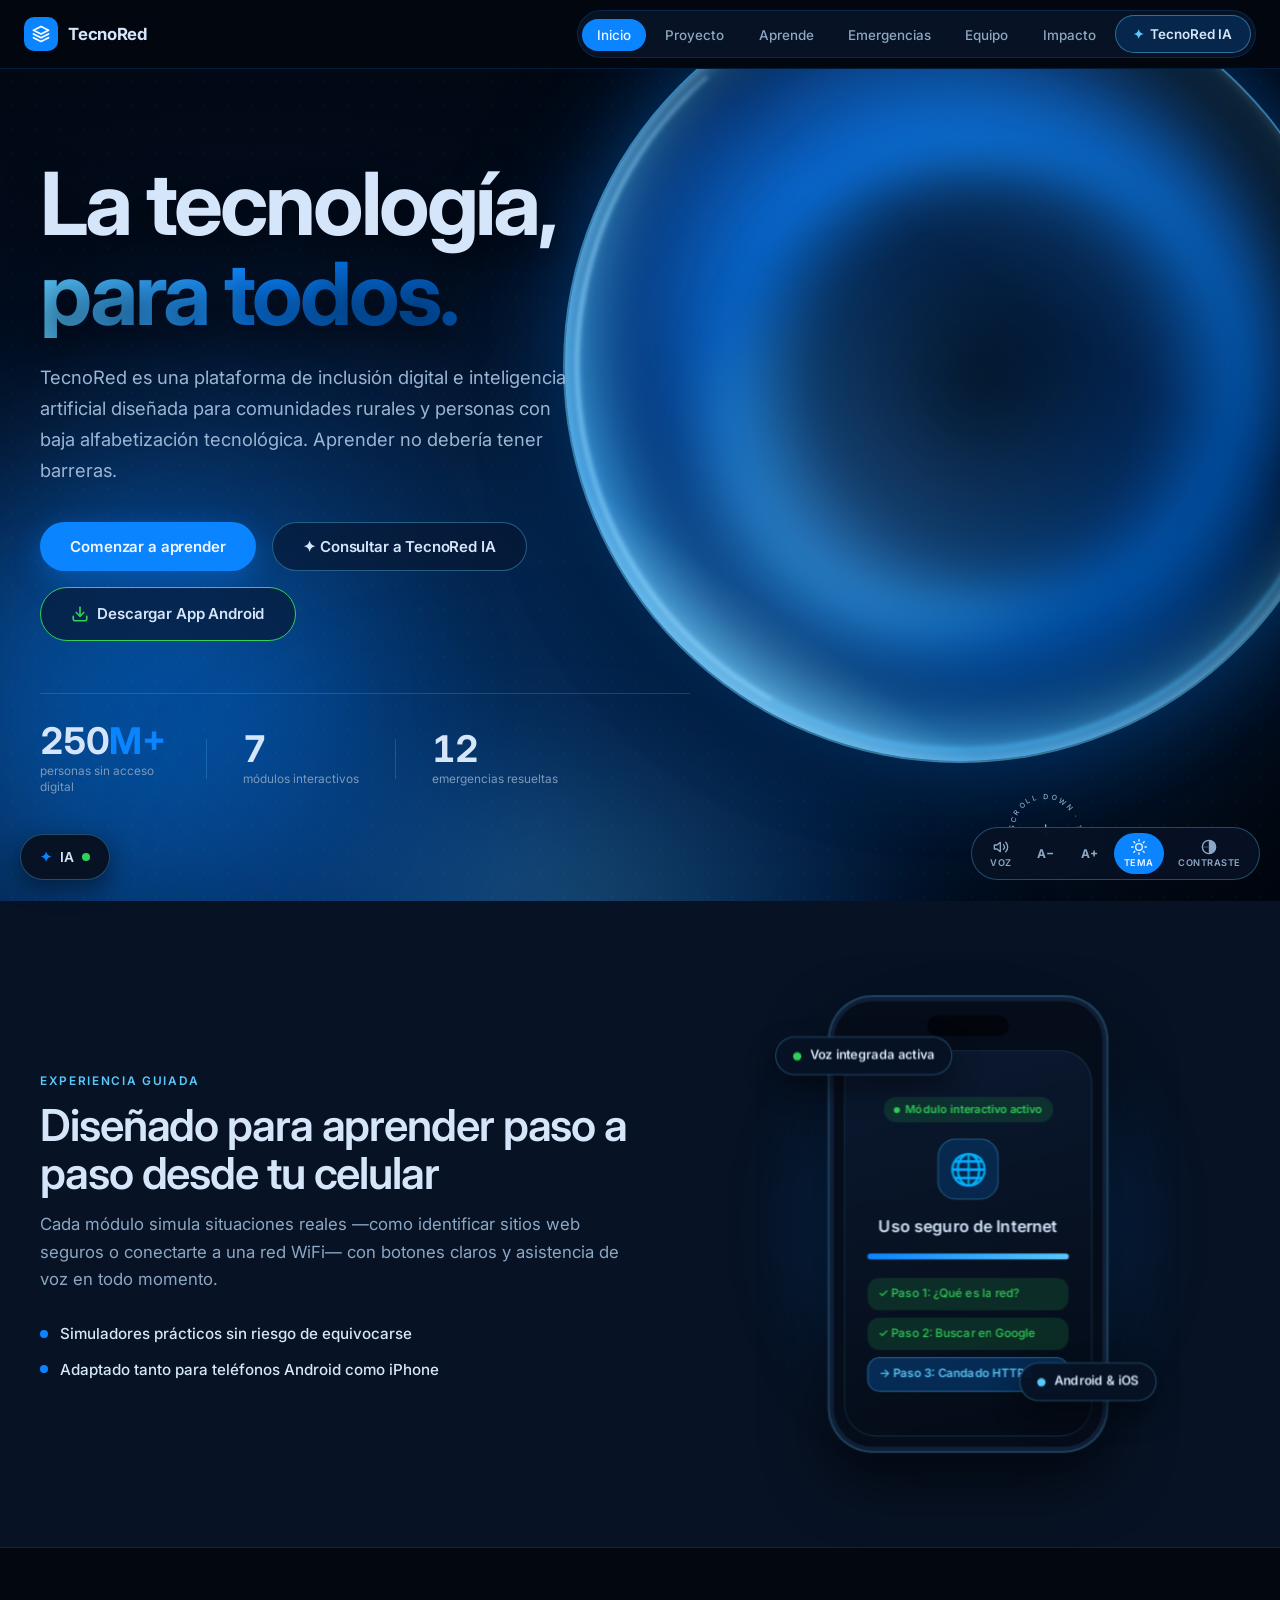
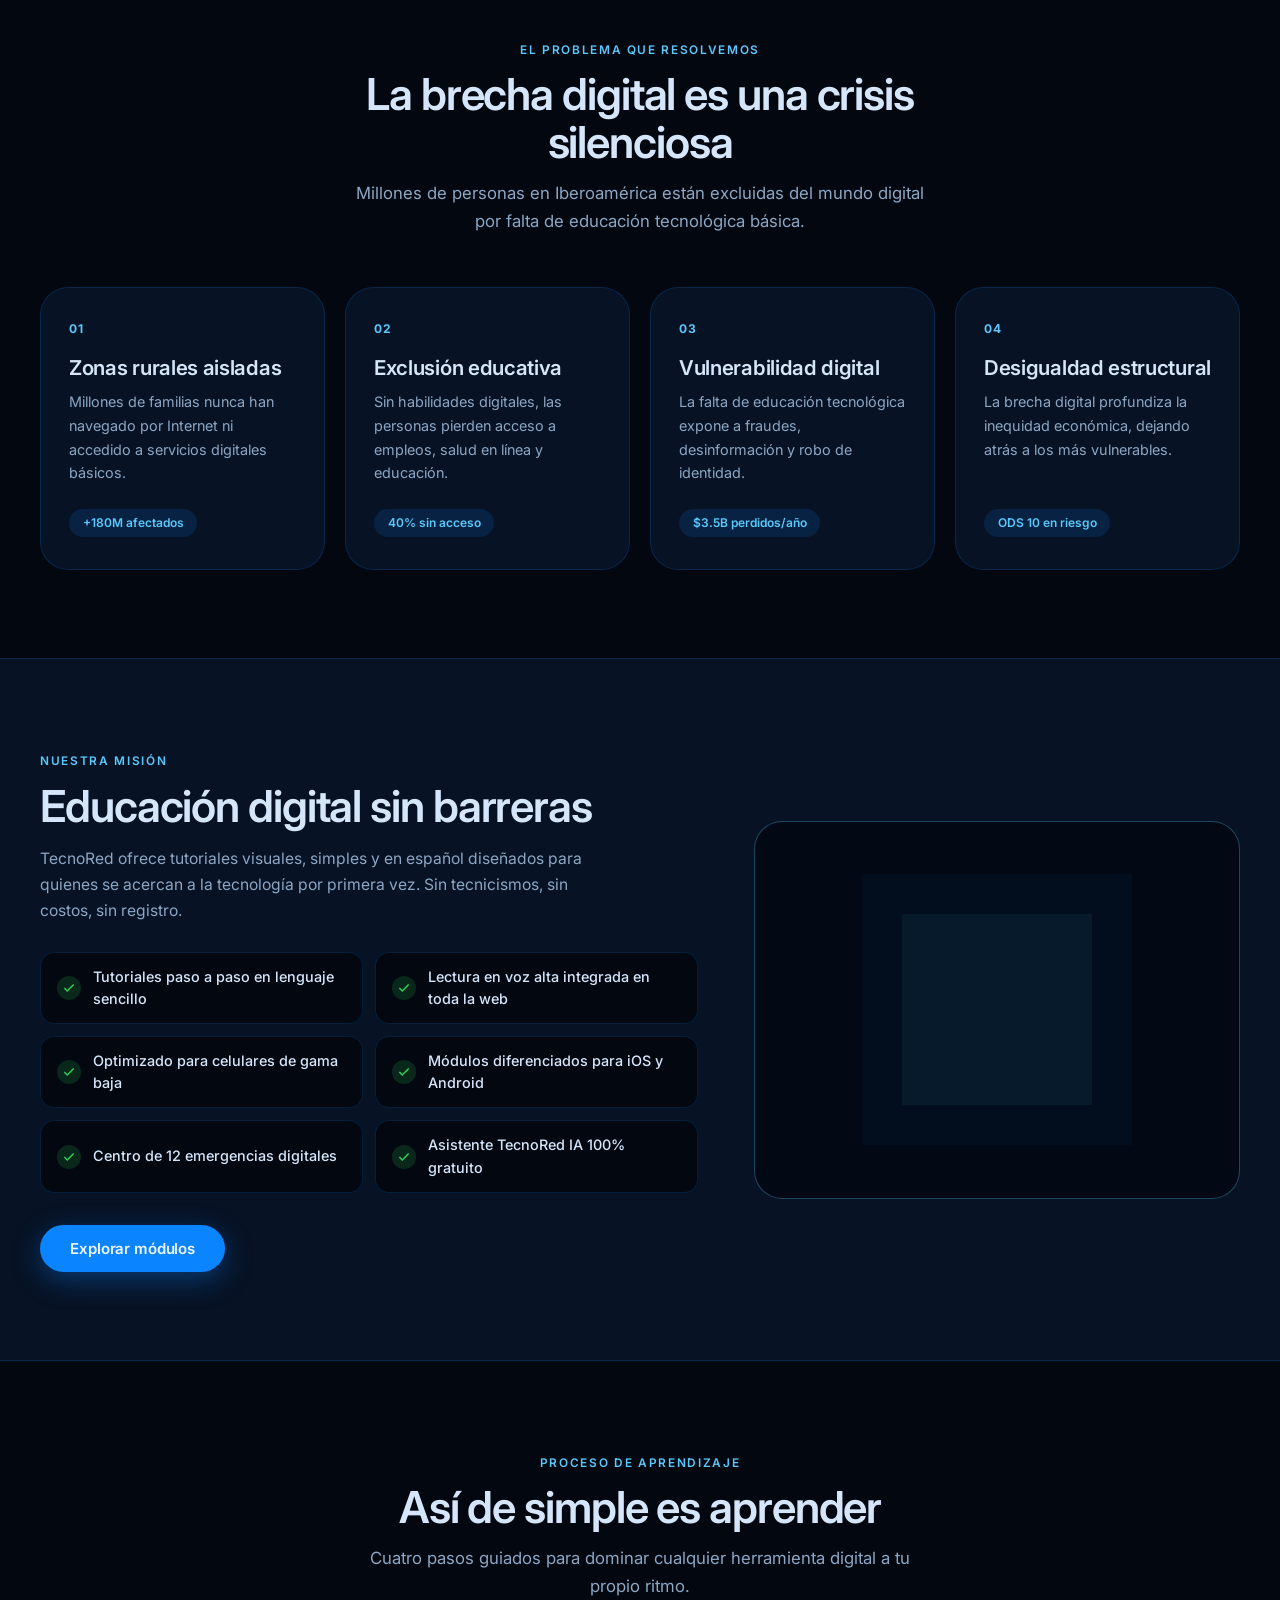
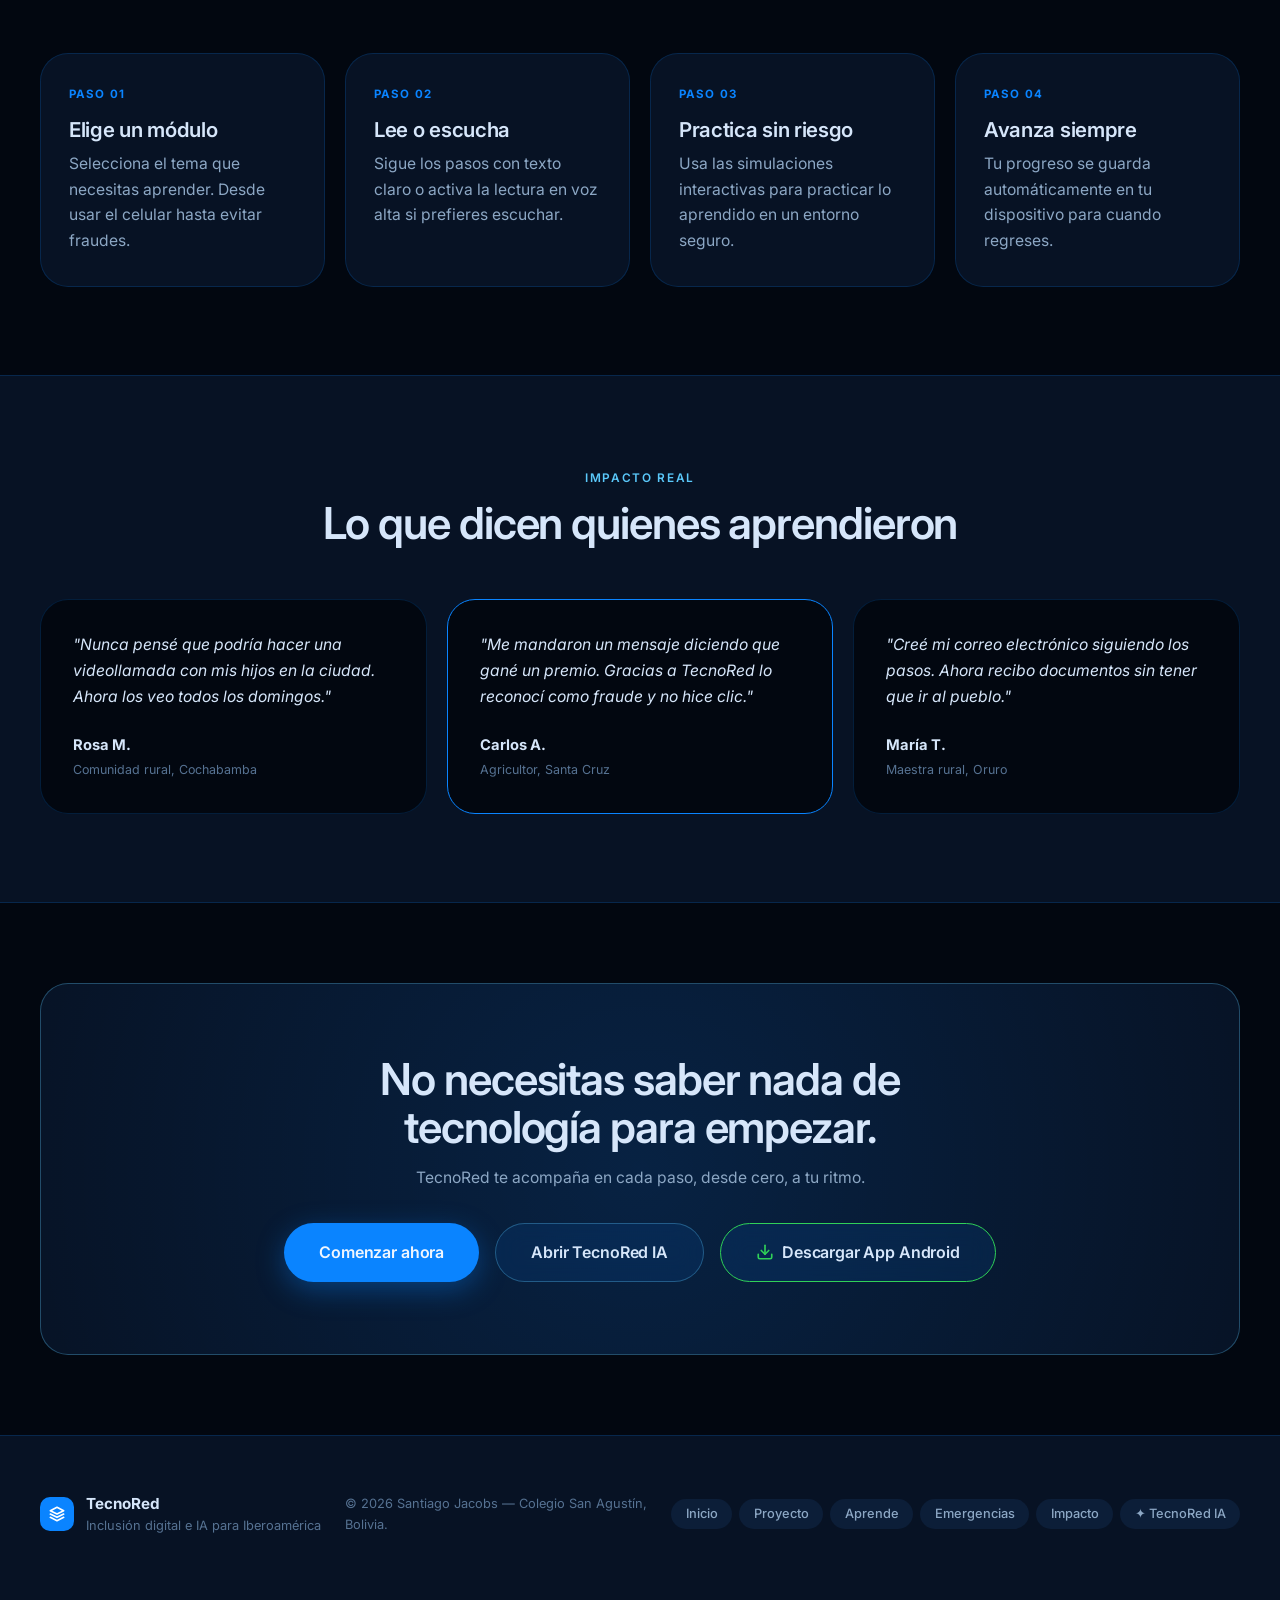
<file: index.html>
<!DOCTYPE html>
<html lang="es" data-theme="dark" data-font-size="medium">
<head>
  <meta charset="UTF-8"/>
  <meta name="viewport" content="width=device-width, initial-scale=1.0"/>
  <meta name="description" content="TecnoRed — Plataforma de inclusión digital e Inteligencia Artificial para comunidades rurales e Iberoamérica."/>
  <title>TecnoRed — Inclusión Digital</title>
  <link rel="preconnect" href="https://fonts.googleapis.com"/>
  <link rel="preconnect" href="https://fonts.gstatic.com" crossorigin/>
  <link href="https://fonts.googleapis.com/css2?family=Inter:ital,opsz,wght@0,14..32,300;0,14..32,400;0,14..32,500;0,14..32,600;0,14..32,700;0,14..32,800;1,14..32,300;1,14..32,400&display=swap" rel="stylesheet"/>
  <link rel="stylesheet" href="styles.css"/>
</head>
<body>

<!-- BARRA DE ACCESIBILIDAD -->
<div class="a11y-bar" role="toolbar" aria-label="Herramientas de accesibilidad">
  <button class="a11y-btn" id="btn-tts" aria-pressed="false" title="Lectura en voz alta">
    <svg width="16" height="16" viewBox="0 0 24 24" fill="none" stroke="currentColor" stroke-width="2" stroke-linecap="round" stroke-linejoin="round"><polygon points="11 5 6 9 2 9 2 15 6 15 11 19 11 5"/><path d="M15.54 8.46a5 5 0 0 1 0 7.07"/><path d="M19.07 4.93a10 10 0 0 1 0 14.14"/></svg>
    <span class="a11y-label">Voz</span>
  </button>
  <button class="a11y-btn" id="btn-font-dec" aria-label="Reducir texto">
    <span style="font-size:.75rem;font-weight:700">A−</span>
  </button>
  <button class="a11y-btn" id="btn-font-inc" aria-label="Aumentar texto">
    <span style="font-size:.75rem;font-weight:700">A+</span>
  </button>
  <button class="a11y-btn" id="btn-theme" aria-pressed="true" title="Cambiar tema">
    <span class="a11y-icon" id="theme-icon">
      <svg width="16" height="16" viewBox="0 0 24 24" fill="none" stroke="currentColor" stroke-width="2" stroke-linecap="round" stroke-linejoin="round"><circle cx="12" cy="12" r="5"/><line x1="12" y1="1" x2="12" y2="3"/><line x1="12" y1="21" x2="12" y2="23"/><line x1="4.22" y1="4.22" x2="5.64" y2="5.64"/><line x1="18.36" y1="18.36" x2="19.78" y2="19.78"/><line x1="1" y1="12" x2="3" y2="12"/><line x1="21" y1="12" x2="23" y2="12"/><line x1="4.22" y1="19.78" x2="5.64" y2="18.36"/><line x1="18.36" y1="5.64" x2="19.78" y2="4.22"/></svg>
    </span>
    <span class="a11y-label">Tema</span>
  </button>
  <button class="a11y-btn" id="btn-contrast" aria-pressed="false" title="Alto contraste">
    <svg width="16" height="16" viewBox="0 0 24 24" fill="none" stroke="currentColor" stroke-width="2" stroke-linecap="round" stroke-linejoin="round"><circle cx="12" cy="12" r="10"/><path d="M12 2v20M2 12h20" opacity=".3"/><path d="M12 2a10 10 0 0 1 0 20z" fill="currentColor" stroke="none"/></svg>
    <span class="a11y-label">Contraste</span>
  </button>
</div>

<!-- NAVEGACIÓN PRINCIPAL -->
<header class="site-header" role="banner">
  <nav class="nav-main" aria-label="Navegación principal">
    <a href="#" class="nav-logo" data-page="inicio" aria-label="TecnoRed — Inicio">
      <div class="logo-mark" aria-hidden="true">
        <svg width="18" height="18" viewBox="0 0 24 24" fill="none" stroke="white" stroke-width="2.4" stroke-linecap="round" stroke-linejoin="round"><path d="M12 2L2 7l10 5 10-5-10-5z"/><path d="M2 17l10 5 10-5"/><path d="M2 12l10 5 10-5"/></svg>
      </div>
      <span class="logo-text">TecnoRed</span>
    </a>
    <button class="nav-toggle" id="nav-toggle" aria-expanded="false" aria-controls="nav-menu" aria-label="Abrir menú">
      <span></span><span></span><span></span>
    </button>
    <ul class="nav-menu" id="nav-menu" role="list">
      <li><a class="nav-link active" data-page="inicio" href="#inicio">Inicio</a></li>
      <li><a class="nav-link" data-page="proyecto" href="#proyecto">Proyecto</a></li>
      <li><a class="nav-link" data-page="plataforma" href="#plataforma">Aprende</a></li>
      <li><a class="nav-link" data-page="emergencias" href="#emergencias">Emergencias</a></li>
      <li><a class="nav-link" data-page="equipo" href="#equipo">Equipo</a></li>
      <li><a class="nav-link" data-page="impacto" href="#impacto">Impacto</a></li>
      <li>
        <a class="nav-link nav-ia-link" data-page="ia" href="#ia">
          <span class="ia-sparkle" aria-hidden="true">✦</span> TecnoRed IA
        </a>
      </li>
    </ul>
  </nav>
</header>

<main id="main-content" role="main">

<!-- ════════════════ 1. INICIO ════════════════ -->
<section class="page active" id="page-inicio">

  <!-- HERO CON BURBUJA GIGANTE MONOPO SAIGON EN AZULES TECNORED Y TEXTO A LA IZQUIERDA -->
  <div class="hero" id="monopo-hero">
    <div class="hero-bg" aria-hidden="true">
      <!-- Canvas de ondas líquidas en tiempo real -->
      <canvas id="monopo-canvas"></canvas>

      <!-- Ondas profundas desenfocadas a la izquierda -->
      <div class="monopo-ambient-wave wave-left"></div>
      <div class="monopo-ambient-wave wave-bottom"></div>

      <!-- BURBUJA GIGANTE DE CRISTAL LÍQUIDO (Estilo monopo saigon) -->
      <div class="monopo-bubble-wrap" id="monopo-sphere">
        <div class="monopo-bubble-sphere">
          <div class="bubble-liquid-layer layer-1"></div>
          <div class="bubble-liquid-layer layer-2"></div>
          <div class="bubble-liquid-layer layer-3"></div>
          <div class="bubble-abyss-core"></div>
          <div class="bubble-caustic-arc"></div>
          <div class="bubble-glass-rim"></div>
        </div>
      </div>

      <div class="monopo-grain"></div>
    </div>

    <div class="hero-inner container">
      <div class="hero-content reveal-on-scroll is-visible">
        <h1 class="hero-title">
          La tecnología,<br/>
          <span class="hero-title-accent">para todos.</span>
        </h1>
        <p class="hero-desc">TecnoRed es una plataforma de inclusión digital e inteligencia artificial diseñada para comunidades rurales y personas con baja alfabetización tecnológica. Aprender no debería tener barreras.</p>
        <div class="hero-actions">
          <button class="btn-primary" data-page="plataforma">Comenzar a aprender</button>
          <button class="btn-secondary" data-page="ia">✦ Consultar a TecnoRed IA</button>
          <a href="https://github.com/santiagojldzm-spec/tecnoredv5/releases/download/v1.0/app-release.apk" class="btn-secondary" download="TecnoRed.apk" style="display:inline-flex;align-items:center;gap:8px;text-decoration:none;border-color:#30D158;">
            <svg width="18" height="18" viewBox="0 0 24 24" fill="none" stroke="#30D158" stroke-width="2.2" stroke-linecap="round" stroke-linejoin="round" aria-hidden="true"><path d="M21 15v4a2 2 0 0 1-2 2H5a2 2 0 0 1-2-2v-4"/><polyline points="7 10 12 15 17 10"/><line x1="12" y1="15" x2="12" y2="3"/></svg>
            <span>Descargar App Android</span>
          </a>
        </div>
        <div class="hero-metrics">
          <div class="metric">
            <div class="metric-value"><span class="metric-num" data-count="250">0</span><span class="metric-suffix">M+</span></div>
            <span class="metric-label">personas sin acceso digital</span>
          </div>
          <div class="metric-divider" aria-hidden="true"></div>
          <div class="metric">
            <div class="metric-value"><span class="metric-num" data-count="7">0</span></div>
            <span class="metric-label">módulos interactivos</span>
          </div>
          <div class="metric-divider" aria-hidden="true"></div>
          <div class="metric">
            <div class="metric-value"><span class="metric-num" data-count="12">0</span></div>
            <span class="metric-label">emergencias resueltas</span>
          </div>
        </div>
      </div>
    </div>

    <!-- Sello giratorio ubicado a la derecha para no chocar con el botón + IA -->
    <div class="scroll-badge-wrap" aria-hidden="true">
      <svg class="scroll-badge-svg" viewBox="0 0 100 100" width="86" height="86">
        <defs>
          <path id="circlePath" d="M 50, 50 m -36, 0 a 36,36 0 1,1 72,0 a 36,36 0 1,1 -72,0"/>
        </defs>
        <text font-size="8.2" font-weight="500" letter-spacing="2.8">
          <textPath href="#circlePath">SCROLL DOWN · TECNORED · </textPath>
        </text>
      </svg>
      <span class="scroll-badge-arrow">↓</span>
    </div>
  </div>

  <!-- VISTA PREVIA INTERACTIVA (Módulo "Uso seguro de Internet" más abajo) -->
  <section class="section-band showcase-band">
    <div class="container">
      <div class="showcase-split">
        <div class="showcase-text reveal-on-scroll">
          <div class="section-label">Experiencia guiada</div>
          <h2 class="section-heading">Diseñado para aprender paso a paso desde tu celular</h2>
          <p class="section-sub">Cada módulo simula situaciones reales —como identificar sitios web seguros o conectarte a una red WiFi— con botones claros y asistencia de voz en todo momento.</p>
          <div class="showcase-Perks">
            <div class="sp-item">
              <span class="sp-dot"></span>
              <span>Simuladores prácticos sin riesgo de equivocarse</span>
            </div>
            <div class="sp-item">
              <span class="sp-dot"></span>
              <span>Adaptado tanto para teléfonos Android como iPhone</span>
            </div>
          </div>
        </div>

        <div class="hero-visual reveal-on-scroll" aria-hidden="true">
          <div class="stage-3d-wrapper" id="hero-3d-tilt">
            <div class="stage-3d-glow"></div>
            <div class="device-frame-3d">
              <div class="device-island"></div>
              <div class="device-screen">
                <div class="device-ui">
                  <div class="dui-header">
                    <div class="dui-dot"></div>
                    <span>Módulo interactivo activo</span>
                  </div>
                  <div class="dui-icon-orb">🌐</div>
                  <div class="dui-title">Uso seguro de Internet</div>
                  <div class="dui-progress-track">
                    <div class="dui-progress-fill"></div>
                  </div>
                  <div class="dui-step-pills">
                    <span class="dui-pill done">✓ Paso 1: ¿Qué es la red?</span>
                    <span class="dui-pill done">✓ Paso 2: Buscar en Google</span>
                    <span class="dui-pill active">→ Paso 3: Candado HTTPS</span>
                  </div>
                </div>
              </div>
              <div class="device-reflection"></div>
            </div>
            <div class="floating-badge fb-top">
              <span class="fb-dot green"></span> Voz integrada activa
            </div>
            <div class="floating-badge fb-bottom">
              <span class="fb-dot blue"></span> Android &amp; iOS
            </div>
          </div>
        </div>
      </div>
    </div>
  </section>

  <!-- PROBLEMA -->
  <section class="section-band">
    <div class="container">
      <div class="section-header-centered reveal-on-scroll">
        <div class="section-label">El problema que resolvemos</div>
        <h2 class="section-heading">La brecha digital es una crisis silenciosa</h2>
        <p class="section-sub">Millones de personas en Iberoamérica están excluidas del mundo digital por falta de educación tecnológica básica.</p>
      </div>
      <div class="cards-grid-4">
        <div class="info-card reveal-on-scroll">
          <div class="ic-number">01</div>
          <h3>Zonas rurales aisladas</h3>
          <p>Millones de familias nunca han navegado por Internet ni accedido a servicios digitales básicos.</p>
          <div class="ic-tag">+180M afectados</div>
        </div>
        <div class="info-card reveal-on-scroll">
          <div class="ic-number">02</div>
          <h3>Exclusión educativa</h3>
          <p>Sin habilidades digitales, las personas pierden acceso a empleos, salud en línea y educación.</p>
          <div class="ic-tag">40% sin acceso</div>
        </div>
        <div class="info-card reveal-on-scroll">
          <div class="ic-number">03</div>
          <h3>Vulnerabilidad digital</h3>
          <p>La falta de educación tecnológica expone a fraudes, desinformación y robo de identidad.</p>
          <div class="ic-tag">$3.5B perdidos/año</div>
        </div>
        <div class="info-card reveal-on-scroll">
          <div class="ic-number">04</div>
          <h3>Desigualdad estructural</h3>
          <p>La brecha digital profundiza la inequidad económica, dejando atrás a los más vulnerables.</p>
          <div class="ic-tag">ODS 10 en riesgo</div>
        </div>
      </div>
    </div>
  </section>

  <!-- MISIÓN CON ESFERA ORBITAL 3D -->
  <section class="section-band alt-surface">
    <div class="container">
      <div class="mission-inner">
        <div class="mission-text reveal-on-scroll">
          <div class="section-label">Nuestra misión</div>
          <h2 class="section-heading">Educación digital sin barreras</h2>
          <p>TecnoRed ofrece tutoriales visuales, simples y en español diseñados para quienes se acercan a la tecnología por primera vez. Sin tecnicismos, sin costos, sin registro.</p>
          <ul class="feature-list">
            <li>
              <div class="fl-icon" aria-hidden="true"><svg width="14" height="14" viewBox="0 0 24 24" fill="none" stroke="currentColor" stroke-width="2.5"><polyline points="20 6 9 17 4 12"/></svg></div>
              Tutoriales paso a paso en lenguaje sencillo
            </li>
            <li>
              <div class="fl-icon" aria-hidden="true"><svg width="14" height="14" viewBox="0 0 24 24" fill="none" stroke="currentColor" stroke-width="2.5"><polyline points="20 6 9 17 4 12"/></svg></div>
              Lectura en voz alta integrada en toda la web
            </li>
            <li>
              <div class="fl-icon" aria-hidden="true"><svg width="14" height="14" viewBox="0 0 24 24" fill="none" stroke="currentColor" stroke-width="2.5"><polyline points="20 6 9 17 4 12"/></svg></div>
              Optimizado para celulares de gama baja
            </li>
            <li>
              <div class="fl-icon" aria-hidden="true"><svg width="14" height="14" viewBox="0 0 24 24" fill="none" stroke="currentColor" stroke-width="2.5"><polyline points="20 6 9 17 4 12"/></svg></div>
              Módulos diferenciados para iOS y Android
            </li>
            <li>
              <div class="fl-icon" aria-hidden="true"><svg width="14" height="14" viewBox="0 0 24 24" fill="none" stroke="currentColor" stroke-width="2.5"><polyline points="20 6 9 17 4 12"/></svg></div>
              Centro de 12 emergencias digitales
            </li>
            <li>
              <div class="fl-icon" aria-hidden="true"><svg width="14" height="14" viewBox="0 0 24 24" fill="none" stroke="currentColor" stroke-width="2.5"><polyline points="20 6 9 17 4 12"/></svg></div>
              Asistente TecnoRed IA 100% gratuito
            </li>
          </ul>
          <button class="btn-primary" data-page="plataforma">Explorar módulos</button>
        </div>

        <div class="mission-visual reveal-on-scroll" aria-hidden="true">
          <div class="orbital-plinth">
            <div class="orbital-3d-scene">
              <div class="orbit-ring ring-outer"><span>Sociedad</span></div>
              <div class="orbit-ring ring-mid"><span>Educación</span></div>
              <div class="orbit-ring ring-tilt-1"></div>
              <div class="orbit-ring ring-tilt-2"></div>
              <div class="orbit-core"><span>TecnoRed</span></div>
            </div>
          </div>
        </div>
      </div>
    </div>
  </section>

  <!-- CÓMO FUNCIONA -->
  <section class="section-band">
    <div class="container">
      <div class="section-header-centered reveal-on-scroll">
        <div class="section-label">Proceso de aprendizaje</div>
        <h2 class="section-heading">Así de simple es aprender</h2>
        <p class="section-sub">Cuatro pasos guiados para dominar cualquier herramienta digital a tu propio ritmo.</p>
      </div>
      <div class="steps-row">
        <div class="step-item reveal-on-scroll">
          <div class="step-n">PASO 01</div>
          <h3>Elige un módulo</h3>
          <p>Selecciona el tema que necesitas aprender. Desde usar el celular hasta evitar fraudes.</p>
        </div>
        <div class="step-item reveal-on-scroll">
          <div class="step-n">PASO 02</div>
          <h3>Lee o escucha</h3>
          <p>Sigue los pasos con texto claro o activa la lectura en voz alta si prefieres escuchar.</p>
        </div>
        <div class="step-item reveal-on-scroll">
          <div class="step-n">PASO 03</div>
          <h3>Practica sin riesgo</h3>
          <p>Usa las simulaciones interactivas para practicar lo aprendido en un entorno seguro.</p>
        </div>
        <div class="step-item reveal-on-scroll">
          <div class="step-n">PASO 04</div>
          <h3>Avanza siempre</h3>
          <p>Tu progreso se guarda automáticamente en tu dispositivo para cuando regreses.</p>
        </div>
      </div>
    </div>
  </section>

  <!-- TESTIMONIOS -->
  <section class="section-band alt-surface">
    <div class="container">
      <div class="section-header-centered reveal-on-scroll">
        <div class="section-label">Impacto real</div>
        <h2 class="section-heading">Lo que dicen quienes aprendieron</h2>
      </div>
      <div class="testimonials-grid">
        <blockquote class="testimonial-card reveal-on-scroll">
          <p>"Nunca pensé que podría hacer una videollamada con mis hijos en la ciudad. Ahora los veo todos los domingos."</p>
          <footer>
            <strong>Rosa M.</strong>
            <span>Comunidad rural, Cochabamba</span>
          </footer>
        </blockquote>
        <blockquote class="testimonial-card featured reveal-on-scroll">
          <p>"Me mandaron un mensaje diciendo que gané un premio. Gracias a TecnoRed lo reconocí como fraude y no hice clic."</p>
          <footer>
            <strong>Carlos A.</strong>
            <span>Agricultor, Santa Cruz</span>
          </footer>
        </blockquote>
        <blockquote class="testimonial-card reveal-on-scroll">
          <p>"Creé mi correo electrónico siguiendo los pasos. Ahora recibo documentos sin tener que ir al pueblo."</p>
          <footer>
            <strong>María T.</strong>
            <span>Maestra rural, Oruro</span>
          </footer>
        </blockquote>
      </div>
    </div>
  </section>

  <!-- CTA FINAL -->
  <section class="section-cta">
    <div class="container">
      <div class="cta-inner reveal-on-scroll">
        <div class="cta-glow" aria-hidden="true"></div>
        <h2>No necesitas saber nada de tecnología para empezar.</h2>
        <p>TecnoRed te acompaña en cada paso, desde cero, a tu ritmo.</p>
        <div class="cta-buttons">
          <button class="btn-primary btn-large" data-page="plataforma">Comenzar ahora</button>
          <button class="btn-secondary btn-large" data-page="ia">Abrir TecnoRed IA</button>
          <a href="https://github.com/santiagojldzm-spec/tecnoredv5/releases/download/v1.0/app-release.apk" class="btn-secondary btn-large" download="TecnoRed.apk" style="display:inline-flex;align-items:center;gap:8px;text-decoration:none;border-color:#30D158;">
            <svg width="18" height="18" viewBox="0 0 24 24" fill="none" stroke="#30D158" stroke-width="2.2" stroke-linecap="round" stroke-linejoin="round" aria-hidden="true"><path d="M21 15v4a2 2 0 0 1-2 2H5a2 2 0 0 1-2-2v-4"/><polyline points="7 10 12 15 17 10"/><line x1="12" y1="15" x2="12" y2="3"/></svg>
            <span>Descargar App Android</span>
          </a>
        </div>
      </div>
    </div>
  </section>
</section>

<!-- ════════════════ 2. PROYECTO ════════════════ -->
<section class="page" id="page-proyecto">
  <div class="container">
    <div class="page-header-block reveal-on-scroll">
      <div class="section-label">Proyecto científico-tecnológico</div>
      <h1>TecnoRed: Ciencia, Tecnología<br/>e Impacto Social</h1>
      <p class="page-lead">Arquitectura educativa e inteligencia artificial accesible diseñada para cerrar la brecha digital en comunidades rurales iberoamericanas.</p>
    </div>

    <div class="pillars-grid">
      <div class="pillar reveal-on-scroll" style="--pa:#0A84FF">
        <div class="pillar-top">
          <span class="pillar-n">PILAR 01</span>
          <span class="pillar-dot"></span>
        </div>
        <h3>Enfoque Científico</h3>
        <p>Fundamentado en el Diseño Universal para el Aprendizaje (DUA), reducción de carga cognitiva y metodologías UX adaptadas a poblaciones vulnerables.</p>
      </div>
      <div class="pillar reveal-on-scroll" style="--pa:#5AC8FA">
        <div class="pillar-top">
          <span class="pillar-n">PILAR 02</span>
          <span class="pillar-dot"></span>
        </div>
        <h3>Enfoque Tecnológico</h3>
        <p>Arquitectura SPA ultraligera en HTML5, CSS3 y JavaScript Vanilla con Web Speech API (TTS) y persistencia en LocalStorage para conexiones lentas.</p>
      </div>
      <div class="pillar reveal-on-scroll" style="--pa:#0066CC">
        <div class="pillar-top">
          <span class="pillar-n">PILAR 03</span>
          <span class="pillar-dot"></span>
        </div>
        <h3>Impacto Social</h3>
        <p>Orientado a más de 250 millones de personas en Iberoamérica sin alfabetización digital, priorizando zonas rurales y adultos mayores.</p>
      </div>
      <div class="pillar reveal-on-scroll" style="--pa:#0A84FF">
        <div class="pillar-top">
          <span class="pillar-n">PILAR 04</span>
          <span class="pillar-dot"></span>
        </div>
        <h3>Innovación con IA</h3>
        <p>Módulos diferenciados para iOS y Android, centro de 12 emergencias digitales y motor de IA conversacional local sin costo ni exposición de API keys.</p>
      </div>
      <div class="pillar reveal-on-scroll" style="--pa:#5AC8FA">
        <div class="pillar-top">
          <span class="pillar-n">PILAR 05</span>
          <span class="pillar-dot"></span>
        </div>
        <h3>Creatividad Pedagógica</h3>
        <p>Simulaciones interactivas libres de riesgo, progreso gamificado y lenguaje claro culturalmente adaptado a la realidad latinoamericana.</p>
      </div>
      <div class="pillar reveal-on-scroll" style="--pa:#30D158">
        <div class="pillar-top">
          <span class="pillar-n">PILAR 06</span>
          <span class="pillar-dot"></span>
        </div>
        <h3>Aporte Global ONU</h3>
        <p>Contribución directa a los Objetivos de Desarrollo Sostenible (ODS 1, 4, 8, 10 y 17), ofreciendo un modelo replicable y escalable.</p>
      </div>
    </div>

    <div class="project-split-layout">
      <div class="timeline-card-panel reveal-on-scroll">
        <div class="section-label">Hoja de ruta</div>
        <h2>Evolución del proyecto</h2>
        <div class="timeline">
          <div class="tl-item">
            <div class="tl-marker"></div>
            <div class="tl-body">
              <span class="tl-phase">Fase 01 · Investigación</span>
              <h4>Diagnóstico Comunitario</h4>
              <p>Revisión bibliográfica e identificación de barreras digitales críticas en comunidades rurales bolivianas.</p>
            </div>
          </div>
          <div class="tl-item">
            <div class="tl-marker"></div>
            <div class="tl-body">
              <span class="tl-phase">Fase 02 · Experiencia de Usuario</span>
              <h4>Diseño y Prototipado Accesible</h4>
              <p>Arquitectura de información, alto contraste, controles tipográficos y validación con usuarios reales.</p>
            </div>
          </div>
          <div class="tl-item">
            <div class="tl-marker"></div>
            <div class="tl-body">
              <span class="tl-phase">Fase 03 · Ingeniería</span>
              <h4>Desarrollo SPA + TecnoRed IA</h4>
              <p>Implementación de módulos iOS/Android, síntesis de voz nativa, centro de emergencias y asistente de IA integrado.</p>
            </div>
          </div>
          <div class="tl-item current">
            <div class="tl-marker"></div>
            <div class="tl-body">
              <span class="tl-phase">Fase 04 · Etapa Actual</span>
              <h4>Validación y Presentación</h4>
              <p>Pruebas de impacto y exposición en ferias científicas internacionales 2026.</p>
            </div>
          </div>
        </div>
      </div>

      <div class="project-right-col">
        <div class="tech-card-panel reveal-on-scroll">
          <div class="section-label">Ingeniería de software</div>
          <h2>Stack Tecnológico</h2>
          <p class="tech-panel-desc">Diseñado sin dependencias pesadas para cargar instantáneamente incluso en redes móviles 3G rurales.</p>
          <div class="tech-bento-grid">
            <div class="tech-bento-item">
              <strong>HTML5 Semántico</strong>
              <span>Estructura WAI-ARIA accesible</span>
            </div>
            <div class="tech-bento-item">
              <strong>CSS3 Architecture</strong>
              <span>Bento Grid + Animaciones 3D</span>
            </div>
            <div class="tech-bento-item">
              <strong>JavaScript ES6+</strong>
              <span>Motor SPA sin frameworks pesados</span>
            </div>
            <div class="tech-bento-item">
              <strong>Web Speech API</strong>
              <span>Síntesis de voz en español</span>
            </div>
            <div class="tech-bento-item">
              <strong>Motor TecnoRed IA</strong>
              <span>Procesamiento local sin API Key</span>
            </div>
            <div class="tech-bento-item">
              <strong>WCAG 2.1 AA</strong>
              <span>Alto contraste y escala óptica</span>
            </div>
          </div>
        </div>

        <div class="continuation-block reveal-on-scroll">
          <div class="cb-badge">ACTUALIZACIÓN 2026</div>
          <h3>Proyecto en Continuación</h3>
          <p>Esta edición incorpora el nuevo espacio dedicado <strong>TecnoRed IA</strong>, selector inteligente de sistema operativo (iOS/Android), 12 guías de respuesta ante emergencias digitales y visualización tridimensional interactiva.</p>
        </div>
      </div>
    </div>
  </div>
</section>

<!-- ════════════════ 3. APRENDE ════════════════ -->
<section class="page" id="page-plataforma">
  <div class="container">
    <div class="page-header-block compact reveal-on-scroll">
      <div class="section-label">Centro de aprendizaje</div>
      <h1>¿Qué quieres aprender hoy?</h1>
      <p class="page-lead">Elige un módulo interactivo y avanza paso a paso, sin prisa y en lenguaje claro.</p>
    </div>

    <div class="progress-global reveal-on-scroll" id="progress-global">
      <div class="pg-row">
        <span class="pg-label">Progreso general del curso</span>
        <span class="pg-pct" id="pg-pct">0%</span>
      </div>
      <div class="pg-track">
        <div class="pg-fill" id="pg-fill" style="width:0%"></div>
      </div>
    </div>

    <div class="modules-grid" id="modules-grid" role="list" aria-label="Módulos de aprendizaje"></div>

    <!-- MODAL MÓDULO -->
    <div class="module-modal" id="module-modal" role="dialog" aria-modal="true" aria-labelledby="modal-title" hidden>
      <div class="modal-scrim" id="modal-overlay"></div>
      <div class="modal-sheet">
        <div class="modal-handle" aria-hidden="true"></div>
        <button class="modal-close-btn" id="modal-close" aria-label="Cerrar módulo">
          <svg width="14" height="14" viewBox="0 0 24 24" fill="none" stroke="currentColor" stroke-width="2.5"><line x1="18" y1="6" x2="6" y2="18"/><line x1="6" y1="6" x2="18" y2="18"/></svg>
        </button>
        <div class="modal-header">
          <span class="modal-mod-icon" id="modal-icon"></span>
          <h2 id="modal-title"></h2>
        </div>
        <div class="modal-prog-row">
          <div class="modal-prog-track"><div class="modal-prog-fill" id="mp-fill"></div></div>
          <span class="modal-prog-text" id="mp-text">1 / 4</span>
        </div>
        <div class="modal-body" id="modal-content"></div>
        <div class="modal-footer">
          <button class="btn-ghost-sm" id="btn-prev-step">← Anterior</button>
          <button class="btn-tts-sm" id="btn-tts-modal" title="Escuchar paso en voz alta">
            <svg width="16" height="16" viewBox="0 0 24 24" fill="none" stroke="currentColor" stroke-width="2" stroke-linecap="round" stroke-linejoin="round"><polygon points="11 5 6 9 2 9 2 15 6 15 11 19 11 5"/><path d="M15.54 8.46a5 5 0 0 1 0 7.07"/></svg>
          </button>
          <button class="btn-primary-sm" id="btn-next-step">Siguiente →</button>
        </div>
      </div>
    </div>

    <!-- MODAL OS SELECTOR -->
    <div class="os-modal" id="os-modal" role="dialog" aria-modal="true" hidden>
      <div class="modal-scrim" id="os-modal-overlay"></div>
      <div class="os-modal-sheet">
        <div class="modal-handle" aria-hidden="true"></div>
        <button class="modal-close-btn" id="os-modal-close" aria-label="Cerrar">
          <svg width="14" height="14" viewBox="0 0 24 24" fill="none" stroke="currentColor" stroke-width="2.5"><line x1="18" y1="6" x2="6" y2="18"/><line x1="6" y1="6" x2="18" y2="18"/></svg>
        </button>
        <div class="os-modal-icon" aria-hidden="true">
          <svg width="36" height="36" viewBox="0 0 24 24" fill="none" stroke="currentColor" stroke-width="1.6" stroke-linecap="round" stroke-linejoin="round"><rect x="5" y="2" width="14" height="20" rx="2" ry="2"/><line x1="12" y1="18" x2="12.01" y2="18"/></svg>
        </div>
        <h2 class="os-modal-title">¿Qué tipo de teléfono tienes?</h2>
        <p class="os-modal-sub">Te mostraremos los botones y pasos exactos según tu dispositivo.</p>
        <div class="os-options">
          <button class="os-option-btn" id="os-pick-android">
            <div class="os-opt-icon" aria-hidden="true">🤖</div>
            <div class="os-opt-text">
              <strong>Android</strong>
              <small>Samsung, Xiaomi, Motorola, Huawei, Honor</small>
            </div>
          </button>
          <button class="os-option-btn" id="os-pick-ios">
            <div class="os-opt-icon" aria-hidden="true">🍎</div>
            <div class="os-opt-text">
              <strong>iPhone (iOS)</strong>
              <small>Apple iPhone de cualquier generación</small>
            </div>
          </button>
        </div>
        <div class="os-help-row">
          <button class="os-help-toggle" id="os-help-toggle-btn">¿No sabes cuál tienes? Toca aquí para identificarlo</button>
          <div class="os-help-content" id="os-help-info" hidden>
            <div class="os-help-item">
              <strong>🤖 Es Android si:</strong> la tienda para bajar aplicaciones se llama <em>Play Store</em> (un triángulo de colores).
            </div>
            <div class="os-help-item">
              <strong>🍎 Es iPhone si:</strong> tiene el dibujo de una manzana en la parte de atrás y su tienda se llama <em>App Store</em> (una letra A azul).
            </div>
          </div>
        </div>
      </div>
    </div>
  </div>
</section>

<!-- ════════════════ 4. EMERGENCIAS ════════════════ -->
<section class="page" id="page-emergencias">
  <div class="emergencias-banner">
    <div class="container">
      <div class="section-label light">Respuesta inmediata</div>
      <h1>¿Algo salió mal?<br/>Te ayudamos paso a paso.</h1>
      <p>Selecciona tu emergencia tecnológica para ver qué hacer en este momento.</p>
    </div>
  </div>
  <div class="container">
    <div class="em-grid" id="em-grid">
      <div class="em-card reveal-on-scroll" tabindex="0" data-em="celular-robado">
        <div class="em-card-header">
          <div class="em-icon-wrap">📵</div>
          <span class="em-urgency urgente">Urgente</span>
        </div>
        <h3>Me robaron el celular</h3>
        <p>Bloquéalo a distancia y protege tus cuentas bancarias y personales.</p>
      </div>
      <div class="em-card reveal-on-scroll" tabindex="0" data-em="contrasena">
        <div class="em-card-header">
          <div class="em-icon-wrap">🔐</div>
          <span class="em-urgency comun">Común</span>
        </div>
        <h3>Olvidé mi contraseña</h3>
        <p>Recupera el acceso a tu correo o redes sociales paso a paso.</p>
      </div>
      <div class="em-card reveal-on-scroll" tabindex="0" data-em="estafado">
        <div class="em-card-header">
          <div class="em-icon-wrap">🚨</div>
          <span class="em-urgency urgente">Urgente</span>
        </div>
        <h3>Creo que me estafaron</h3>
        <p>Qué hacer en los primeros minutos para limitar el daño y denunciar.</p>
      </div>
      <div class="em-card reveal-on-scroll" tabindex="0" data-em="virus">
        <div class="em-card-header">
          <div class="em-icon-wrap">🦠</div>
          <span class="em-urgency tecnico">Técnico</span>
        </div>
        <h3>Mi celular tiene virus</h3>
        <p>Cómo detectar y eliminar aplicaciones maliciosas sin pagar nada.</p>
      </div>
      <div class="em-card reveal-on-scroll" tabindex="0" data-em="internet">
        <div class="em-card-header">
          <div class="em-icon-wrap">📡</div>
          <span class="em-urgency comun">Común</span>
        </div>
        <h3>No funciona Internet</h3>
        <p>Soluciones rápidas para recuperar tu señal de WiFi o datos móviles.</p>
      </div>
      <div class="em-card reveal-on-scroll" tabindex="0" data-em="cuenta-bloqueada">
        <div class="em-card-header">
          <div class="em-icon-wrap">🔒</div>
          <span class="em-urgency comun">Común</span>
        </div>
        <h3>Me bloquearon la cuenta</h3>
        <p>Recupera el acceso a Facebook, Gmail, WhatsApp u otras plataformas.</p>
      </div>
      <div class="em-card reveal-on-scroll" tabindex="0" data-em="fotos-perdidas">
        <div class="em-card-header">
          <div class="em-icon-wrap">🖼️</div>
          <span class="em-urgency importante">Importante</span>
        </div>
        <h3>Perdí mis fotos</h3>
        <p>Cómo restaurar imágenes borradas desde la papelera o la nube.</p>
      </div>
      <div class="em-card reveal-on-scroll" tabindex="0" data-em="llamada-estafa">
        <div class="em-card-header">
          <div class="em-icon-wrap">📞</div>
          <span class="em-urgency urgente">Urgente</span>
        </div>
        <h3>Llamada de estafadores</h3>
        <p>Cómo actuar cuando fingen llamar de tu banco o por un premio falso.</p>
      </div>
      <div class="em-card reveal-on-scroll" tabindex="0" data-em="celular-lento">
        <div class="em-card-header">
          <div class="em-icon-wrap">🐌</div>
          <span class="em-urgency tecnico">Técnico</span>
        </div>
        <h3>Mi celular está muy lento</h3>
        <p>Ajustes seguros para liberar memoria y acelerar tu teléfono.</p>
      </div>
      <div class="em-card reveal-on-scroll" tabindex="0" data-em="bateria">
        <div class="em-card-header">
          <div class="em-icon-wrap">🔋</div>
          <span class="em-urgency comun">Común</span>
        </div>
        <h3>La batería dura muy poco</h3>
        <p>Configuraciones esenciales para duplicar la autonomía diaria.</p>
      </div>
      <div class="em-card reveal-on-scroll" tabindex="0" data-em="whatsapp-bloqueado">
        <div class="em-card-header">
          <div class="em-icon-wrap">💬</div>
          <span class="em-urgency comun">Común</span>
        </div>
        <h3>Problemas con WhatsApp</h3>
        <p>Cuenta suspendida, código SMS o restauración de copias de seguridad.</p>
      </div>
      <div class="em-card reveal-on-scroll" tabindex="0" data-em="compra-falsa">
        <div class="em-card-header">
          <div class="em-icon-wrap">🛒</div>
          <span class="em-urgency urgente">Urgente</span>
        </div>
        <h3>Hice una compra falsa en línea</h3>
        <p>Pasos para solicitar contracargo bancario y reportar el fraude.</p>
      </div>
    </div>

    <div class="em-panel" id="em-panel" hidden>
      <button class="em-back-btn" id="em-back-btn">
        <svg width="16" height="16" viewBox="0 0 24 24" fill="none" stroke="currentColor" stroke-width="2" stroke-linecap="round" stroke-linejoin="round"><polyline points="15 18 9 12 15 6"/></svg>
        Volver a todas las emergencias
      </button>
      <div id="em-panel-content"></div>
      <button class="btn-tts-block" id="btn-tts-em">
        <svg width="16" height="16" viewBox="0 0 24 24" fill="none" stroke="currentColor" stroke-width="2" stroke-linecap="round" stroke-linejoin="round"><polygon points="11 5 6 9 2 9 2 15 6 15 11 19 11 5"/><path d="M15.54 8.46a5 5 0 0 1 0 7.07"/><path d="M19.07 4.93a10 10 0 0 1 0 14.14"/></svg>
        Escuchar los pasos en voz alta
      </button>
    </div>
  </div>
</section>

<!-- ════════════════ 5. EQUIPO ════════════════ -->
<section class="page" id="page-equipo">
  <div class="container">
    <div class="page-header-block reveal-on-scroll">
      <div class="section-label">Autoría e institución</div>
      <h1>El Equipo detrás de TecnoRed</h1>
      <p class="page-lead">Investigación, desarrollo de software y diseño de experiencia orientados a la inclusión social en Bolivia e Iberoamérica.</p>
    </div>

    <div class="team-bento-grid">
      <div class="team-card-solo reveal-on-scroll">
        <div class="tcs-avatar">
          <svg width="36" height="36" viewBox="0 0 24 24" fill="none" stroke="white" stroke-width="1.8" stroke-linecap="round" stroke-linejoin="round"><path d="M20 21v-2a4 4 0 0 0-4-4H8a4 4 0 0 0-4 4v2"/><circle cx="12" cy="7" r="4"/></svg>
        </div>
        <div class="tcs-info">
          <span class="tcs-role">Autor Principal · Desarrollador Full-Stack &amp; Investigador UX</span>
          <h2>Santiago Jacobs</h2>
          <p>Responsable de la arquitectura técnica de la plataforma, programación de los módulos interactivos, desarrollo del asistente TecnoRed IA y validación pedagógica del proyecto.</p>
        </div>
      </div>

      <div class="advisor-card reveal-on-scroll">
        <div class="adv-avatar">
          <svg width="32" height="32" viewBox="0 0 24 24" fill="none" stroke="white" stroke-width="1.8" stroke-linecap="round" stroke-linejoin="round"><path d="M17 21v-2a4 4 0 0 0-4-4H5a4 4 0 0 0-4 4v2"/><circle cx="9" cy="7" r="4"/><path d="M23 21v-2a4 4 0 0 0-3-3.87"/><path d="M16 3.13a4 4 0 0 1 0 7.75"/></svg>
        </div>
        <div class="adv-info">
          <span class="adv-role">Docente Asesor · Colegio San Agustín</span>
          <h3>Mauricio Salinas</h3>
          <p>Orienta y valida el rigor científico, metodológico y tecnológico del proyecto para su presentación internacional.</p>
        </div>
      </div>
    </div>

    <div class="institution-block reveal-on-scroll">
      <div class="section-label">Ficha institucional</div>
      <h2>Institución Educativa</h2>
      <div class="inst-grid-cards">
        <div class="inst-card-item">
          <span class="it-key">Institución</span>
          <strong class="it-val">Colegio San Agustín</strong>
        </div>
        <div class="inst-card-item">
          <span class="it-key">Ubicación</span>
          <strong class="it-val">Cochabamba — Bolivia, Iberoamérica</strong>
        </div>
        <div class="inst-card-item">
          <span class="it-key">Categoría Oficial</span>
          <strong class="it-val">Ciencias de la Computación e Informática</strong>
        </div>
        <div class="inst-card-item">
          <span class="it-key">Modalidad</span>
          <strong class="it-val">Investigación Aplicada y Desarrollo Web</strong>
        </div>
      </div>
    </div>
  </div>
</section>

<!-- ════════════════ 6. IMPACTO ════════════════ -->
<section class="page" id="page-impacto">
  <div class="container">
    <div class="impact-hero-split">
      <div class="impact-hero-text reveal-on-scroll">
        <div class="section-label">Transformación social medible</div>
        <h1>Impacto Social<br/>de TecnoRed</h1>
        <p class="page-lead">De la problemática detectada en comunidades rurales a una solución tecnológica abierta que conecta familias, previene fraudes y democratiza el conocimiento.</p>
        <div class="impact-numbers">
          <div class="in-item">
            <div class="in-num">+250M</div>
            <div class="in-label">personas en brecha digital</div>
          </div>
          <div class="in-item">
            <div class="in-num">7</div>
            <div class="in-label">módulos interactivos</div>
          </div>
          <div class="in-item">
            <div class="in-num">12</div>
            <div class="in-label">emergencias resueltas</div>
          </div>
          <div class="in-item">
            <div class="in-num">2</div>
            <div class="in-label">ecosistemas (iOS/Android)</div>
          </div>
          <div class="in-item">
            <div class="in-num">5</div>
            <div class="in-label">ODS de la ONU</div>
          </div>
        </div>
      </div>

      <div class="impact-3d-stage reveal-on-scroll" id="impact-3d-tilt" aria-hidden="true">
        <div class="sphere-3d-ambient"></div>
        <div class="globe-3d-container">
          <div class="globe-ring gr-1"></div>
          <div class="globe-ring gr-2"></div>
          <div class="globe-ring gr-3"></div>
          <div class="globe-ring gr-4"></div>
          <div class="globe-equator"></div>
          <div class="globe-core">
            <span class="globe-core-num">100%</span>
            <span class="globe-core-sub">Inclusión Abierta</span>
          </div>
          <div class="globe-node gn-1"><span>🌾 Zonas Rurales</span></div>
          <div class="globe-node gn-2"><span>👵 Adultos Mayores</span></div>
          <div class="globe-node gn-3"><span>🛡️ Cero Estafas</span></div>
        </div>
      </div>
    </div>

    <div class="impact-flow-section reveal-on-scroll">
      <div class="section-header-centered">
        <div class="section-label">Cadena de valor</div>
        <h2 class="section-heading">Ruta de transformación comunitaria</h2>
      </div>
      <div class="impact-flow-grid">
        <div class="if-item">
          <div class="if-n">01</div>
          <h3>Problema detectado</h3>
          <p>Más del 40% de la población rural latinoamericana carece de habilidades digitales básicas, generando exclusión social y económica.</p>
        </div>
        <div class="if-item">
          <div class="if-n">02</div>
          <h3>Población beneficiada</h3>
          <p>Dirigido a quienes enfrentan mayores barreras tecnológicas:</p>
          <div class="pop-tags">
            <span>Comunidades rurales</span>
            <span>Adultos mayores</span>
            <span>Mujeres rurales</span>
            <span>Pueblos indígenas</span>
          </div>
        </div>
        <div class="if-item">
          <div class="if-n">03</div>
          <h3>Solución tecnológica</h3>
          <p>Plataforma gratuita con tutoriales paso a paso, voz integrada, simuladores sin riesgo y el asistente TecnoRed IA.</p>
        </div>
        <div class="if-item highlight">
          <div class="if-n">04</div>
          <h3>Beneficios logrados</h3>
          <ul class="benefit-list">
            <li>✓ Acceso a salud y trámites en línea</li>
            <li>✓ Reducción drástica de estafas</li>
            <li>✓ Comunicación familiar por videollamada</li>
            <li>✓ Inclusión laboral y productiva</li>
          </ul>
        </div>
      </div>
    </div>

    <div class="compare-block reveal-on-scroll">
      <div class="section-header-centered">
        <div class="section-label">Contraste directo</div>
        <h2 class="section-heading">Antes y después de TecnoRed</h2>
      </div>
      <div class="compare-grid">
        <div class="compare-col before">
          <h3>✕ Sin TecnoRed</h3>
          <ul>
            <li>Dependencia de terceros para hacer trámites básicos</li>
            <li>Alta vulnerabilidad ante mensajes y llamadas de estafa</li>
            <li>Aislamiento comunicacional respecto a familiares lejanos</li>
            <li>Exclusión de oportunidades educativas y laborales en línea</li>
          </ul>
        </div>
        <div class="compare-col after">
          <h3>✓ Con TecnoRed</h3>
          <ul>
            <li>Autonomía para usar el celular, correo e Internet seguro</li>
            <li>Capacidad inmediata para detectar y bloquear fraudes</li>
            <li>Conexión constante mediante videollamadas grupales</li>
            <li>Apoyo permanente las 24 horas mediante TecnoRed IA</li>
          </ul>
        </div>
      </div>
    </div>

    <div class="ods-block reveal-on-scroll">
      <div class="section-header-centered">
        <div class="section-label">Agenda 2030</div>
        <h2 class="section-heading">Objetivos de Desarrollo Sostenible — ONU</h2>
      </div>
      <div class="ods-list">
        <div class="ods-item" style="--oc:#0A84FF"><span class="ods-num">ODS 01</span><strong>Fin de la Pobreza</strong></div>
        <div class="ods-item" style="--oc:#5AC8FA"><span class="ods-num">ODS 04</span><strong>Educación de Calidad</strong></div>
        <div class="ods-item" style="--oc:#30D158"><span class="ods-num">ODS 08</span><strong>Trabajo Decente</strong></div>
        <div class="ods-item" style="--oc:#0A84FF"><span class="ods-num">ODS 10</span><strong>Reducción de Desigualdades</strong></div>
        <div class="ods-item" style="--oc:#5AC8FA"><span class="ods-num">ODS 17</span><strong>Alianzas para los Objetivos</strong></div>
      </div>
    </div>
  </div>
</section>

<!-- ════════════════ 7. TECNORED IA ════════════════ -->
<section class="page" id="page-ia">
  <div class="container">
    <div class="ia-page-header reveal-on-scroll">
      <div class="section-label">Asistente Inteligente de Inclusión Digital</div>
      <h1>TecnoRed <span class="ia-gradient-text">IA</span></h1>
      <p class="page-lead">Pregunta cualquier duda sobre tu celular, Internet, WhatsApp, correos o estafas. Respuestas inmediatas en lenguaje sencillo y con lectura en voz alta.</p>
    </div>

    <div class="ia-workspace reveal-on-scroll">
      <aside class="ia-sidebar" aria-label="Temas y capacidades de la IA">
        <div class="ia-orb-card">
          <div class="ia-orb-visual" aria-hidden="true">
            <div class="ia-orb-core"></div>
            <div class="ia-orb-ring"></div>
          </div>
          <div class="ia-orb-meta">
            <strong>Motor TecnoRed IA</strong>
            <span><span class="chat-online-dot"></span> Activo · Sin costo · Privado</span>
          </div>
        </div>

        <div class="ia-topics-block">
          <h3>Consultas rápidas por tema</h3>
          <div class="ia-topic-list" id="chat-suggestions">
            <button class="chat-suggestion" data-q="¿Qué es Internet?">🌐 ¿Qué es Internet?</button>
            <button class="chat-suggestion" data-q="¿Qué es el WiFi?">📶 Conectar al WiFi</button>
            <button class="chat-suggestion" data-q="¿Cómo creo un correo?">✉️ Crear correo Gmail</button>
            <button class="chat-suggestion" data-q="¿Qué es WhatsApp?">💬 Usar WhatsApp</button>
            <button class="chat-suggestion" data-q="¿Cómo hago una videollamada?">📹 Videollamadas</button>
            <button class="chat-suggestion" data-q="¿Cómo evito estafas?">🛡️ Evitar estafas</button>
            <button class="chat-suggestion" data-q="¿Qué es una contraseña segura?">🔐 Contraseña segura</button>
            <button class="chat-suggestion" data-q="¿Cómo descargo aplicaciones?">📲 Descargar apps</button>
            <button class="chat-suggestion" data-q="Me robaron el celular">🚨 Celular robado</button>
            <button class="chat-suggestion" data-q="¿Qué es un código QR?">📷 Escanear código QR</button>
          </div>
        </div>

        <div class="ia-guarantees">
          <div class="ia-g-item">🔊 <span>Toca <strong>Escuchar respuesta</strong> para que la IA te hable.</span></div>
          <div class="ia-g-item">🔒 <span>100% seguro: nunca te pediremos contraseñas ni datos bancarios.</span></div>
        </div>
      </aside>

      <div class="ia-chat-console" id="chat-window" role="region" aria-label="Conversación con TecnoRed IA">
        <div class="chat-head">
          <div class="chat-head-info">
            <div class="chat-head-avatar" aria-hidden="true">✦</div>
            <div>
              <strong>Asistente TecnoRed IA</strong>
              <span class="chat-status"><span class="chat-online-dot"></span> Especialista en educación digital</span>
            </div>
          </div>
          <div class="chat-head-actions">
            <button class="chat-action-pill" id="chat-tts-last" title="Escuchar la última respuesta en voz alta">
              <svg width="14" height="14" viewBox="0 0 24 24" fill="none" stroke="currentColor" stroke-width="2"><polygon points="11 5 6 9 2 9 2 15 6 15 11 19 11 5"/><path d="M15.54 8.46a5 5 0 0 1 0 7.07"/></svg>
              <span>Escuchar respuesta</span>
            </button>
            <button class="chat-action-pill" id="chat-clear" title="Limpiar conversación">
              <svg width="14" height="14" viewBox="0 0 24 24" fill="none" stroke="currentColor" stroke-width="2"><polyline points="3 6 5 6 21 6"/><path d="M19 6v14a2 2 0 0 1-2 2H7a2 2 0 0 1-2-2V6"/></svg>
              <span>Limpiar</span>
            </button>
          </div>
        </div>

        <div class="chat-msgs" id="chat-messages" aria-live="polite">
          <div class="chat-msg bot">
            <div class="chat-bubble">
              Hola, soy <strong>TecnoRed IA</strong>. Estoy aquí para explicarte cualquier tema de tecnología paso a paso y en palabras sencillas.<br/><br/>
              Puedes tocar uno de los botones de la izquierda o escribir tu pregunta abajo. Por ejemplo: <em>¿Cómo hago una videollamada?</em> o <em>¿Cómo sé si un mensaje es una estafa?</em>
            </div>
            <span class="chat-ts">Ahora</span>
          </div>
        </div>

        <div class="chat-input-row">
          <input type="text" id="chat-input" class="chat-input" placeholder="Escribe tu pregunta aquí... (Ej: ¿Cómo creo mi correo?)" aria-label="Escribe tu pregunta para TecnoRed IA" maxlength="240" autocomplete="off"/>
          <button class="chat-send-btn" id="chat-send" aria-label="Enviar pregunta">
            <span>Enviar</span>
            <svg width="16" height="16" viewBox="0 0 24 24" fill="none" stroke="currentColor" stroke-width="2.2" stroke-linecap="round" stroke-linejoin="round"><line x1="22" y1="2" x2="11" y2="13"/><polygon points="22 2 15 22 11 13 2 9 22 2"/></svg>
          </button>
        </div>
      </div>
    </div>
  </div>
</section>

</main>

<!-- FOOTER -->
<footer class="site-footer" role="contentinfo">
  <div class="container">
    <div class="footer-inner">
      <div class="footer-brand">
        <div class="logo-mark" aria-hidden="true">
          <svg width="16" height="16" viewBox="0 0 24 24" fill="none" stroke="white" stroke-width="2.5" stroke-linecap="round" stroke-linejoin="round"><path d="M12 2L2 7l10 5 10-5-10-5z"/><path d="M2 17l10 5 10-5"/><path d="M2 12l10 5 10-5"/></svg>
        </div>
        <div>
          <strong>TecnoRed</strong>
          <p>Inclusión digital e IA para Iberoamérica</p>
        </div>
      </div>
      <div class="footer-info">
        <p>© 2026 Santiago Jacobs — Colegio San Agustín, Bolivia.</p>
      </div>
      <nav class="footer-nav" aria-label="Navegación de pie de página">
        <button class="footer-link" data-page="inicio">Inicio</button>
        <button class="footer-link" data-page="proyecto">Proyecto</button>
        <button class="footer-link" data-page="plataforma">Aprende</button>
        <button class="footer-link" data-page="emergencias">Emergencias</button>
        <button class="footer-link" data-page="impacto">Impacto</button>
        <button class="footer-link" data-page="ia">✦ TecnoRed IA</button>
      </nav>
    </div>
  </div>
</footer>

<div class="toast" id="progress-toast" role="status" aria-live="polite" hidden>
  <span id="toast-text">Módulo completado</span>
</div>

<!-- ACCESO RÁPIDO FLOTANTE A TECNORED IA -->
<button class="chat-fab" id="chat-fab" aria-label="Ir a TecnoRed IA" title="Consultar a TecnoRed IA">
  <span class="chat-fab-sparkle">✦</span>
  <span class="chat-fab-text">IA</span>
  <span class="chat-badge" id="chat-fab-badge"></span>
</button>

<script src="app.js"></script>
<script src="chatbot.js"></script>
</body>
</html>
</file>
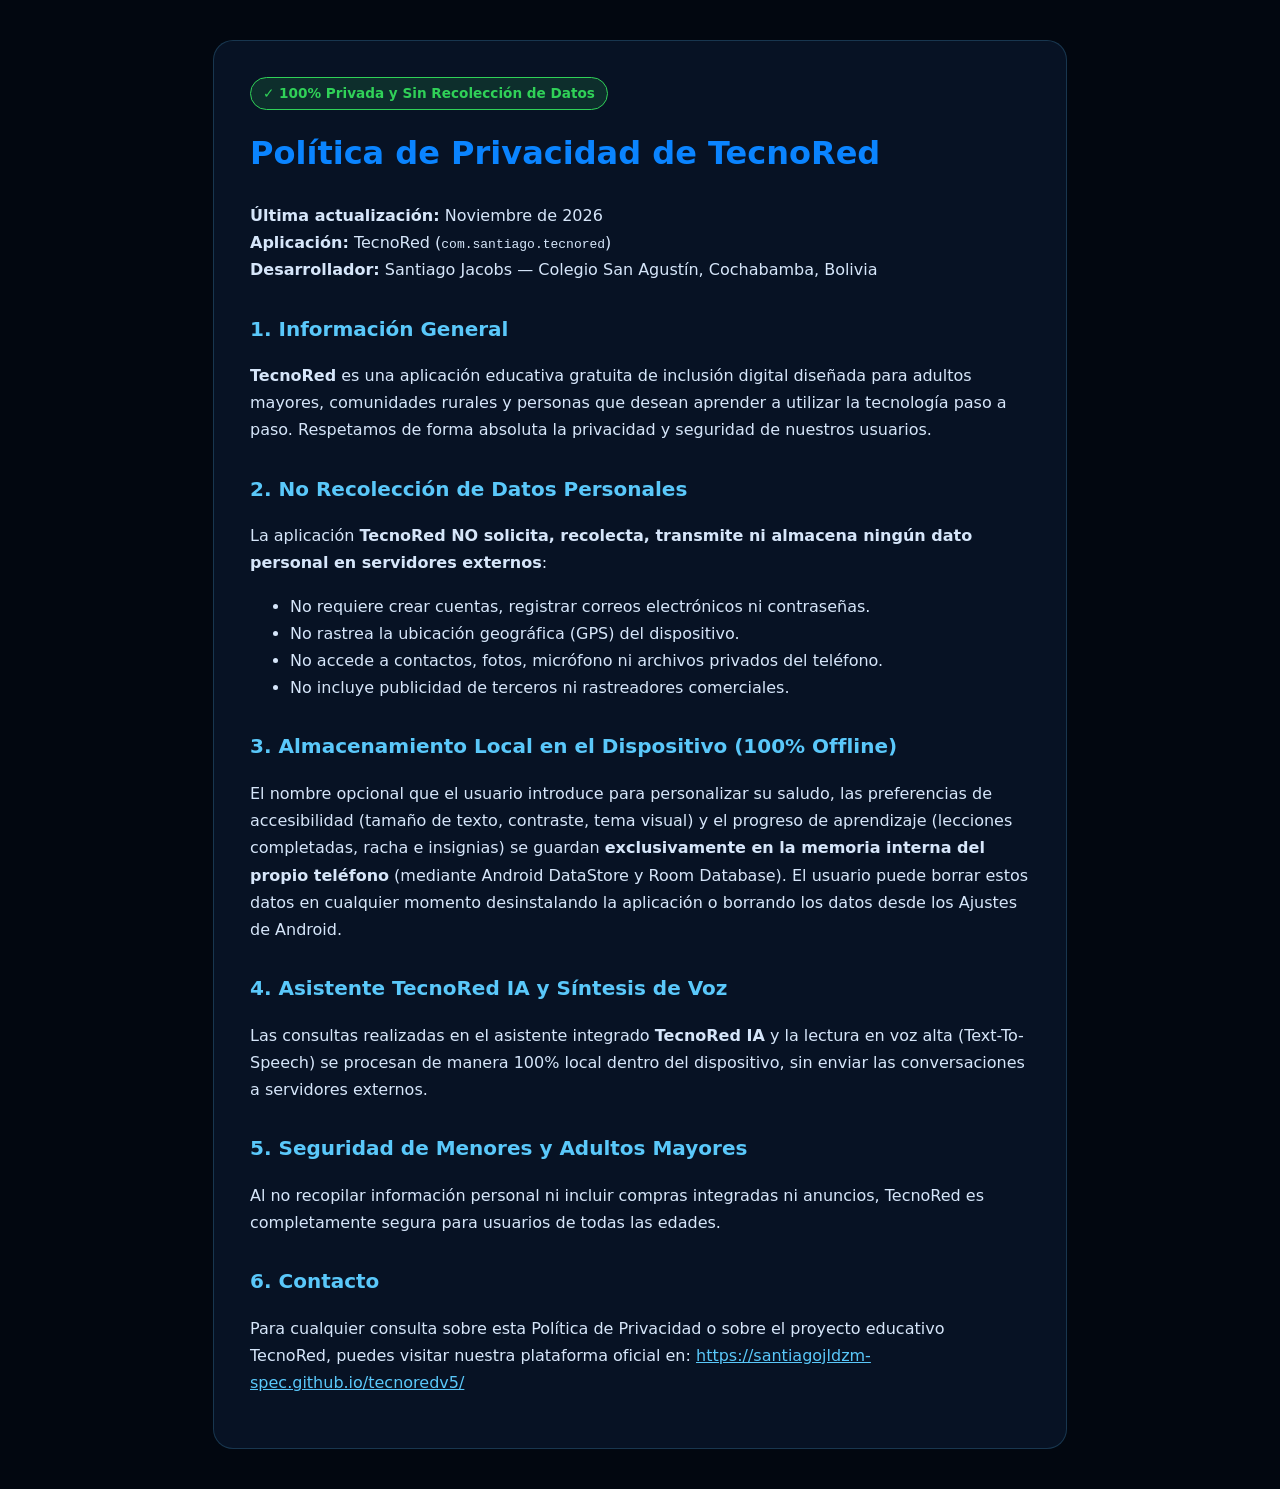
<file: privacidad.html>
<!DOCTYPE html>
<html lang="es">
<head>
  <meta charset="UTF-8"/>
  <meta name="viewport" content="width=device-width, initial-scale=1.0"/>
  <title>Política de Privacidad — TecnoRed</title>
  <style>
    body {
      font-family: system-ui, -apple-system, BlinkMacSystemFont, 'Segoe UI', Roboto, sans-serif;
      background-color: #020710;
      color: #D6E6FA;
      line-height: 1.7;
      margin: 0;
      padding: 40px 20px;
    }
    .container {
      max-width: 780px;
      margin: 0 auto;
      background-color: #071224;
      border: 1px solid rgba(90, 200, 250, 0.2);
      border-radius: 20px;
      padding: 36px;
    }
    h1 {
      color: #0A84FF;
      margin-top: 0;
      font-size: 2rem;
    }
    h2 {
      color: #5AC8FA;
      font-size: 1.25rem;
      margin-top: 28px;
    }
    .badge {
      display: inline-block;
      background: rgba(48, 209, 88, 0.15);
      color: #30D158;
      border: 1px solid #30D158;
      padding: 4px 12px;
      border-radius: 50px;
      font-size: 0.85rem;
      font-weight: 600;
      margin-bottom: 16px;
    }
    a {
      color: #5AC8FA;
    }
  </style>
</head>
<body>
  <div class="container">
    <span class="badge">✓ 100% Privada y Sin Recolección de Datos</span>
    <h1>Política de Privacidad de TecnoRed</h1>
    <p><strong>Última actualización:</strong> Noviembre de 2026<br/>
    <strong>Aplicación:</strong> TecnoRed (<code>com.santiago.tecnored</code>)<br/>
    <strong>Desarrollador:</strong> Santiago Jacobs — Colegio San Agustín, Cochabamba, Bolivia</p>

    <h2>1. Información General</h2>
    <p><strong>TecnoRed</strong> es una aplicación educativa gratuita de inclusión digital diseñada para adultos mayores, comunidades rurales y personas que desean aprender a utilizar la tecnología paso a paso. Respetamos de forma absoluta la privacidad y seguridad de nuestros usuarios.</p>

    <h2>2. No Recolección de Datos Personales</h2>
    <p>La aplicación <strong>TecnoRed NO solicita, recolecta, transmite ni almacena ningún dato personal en servidores externos</strong>:</p>
    <ul>
      <li>No requiere crear cuentas, registrar correos electrónicos ni contraseñas.</li>
      <li>No rastrea la ubicación geográfica (GPS) del dispositivo.</li>
      <li>No accede a contactos, fotos, micrófono ni archivos privados del teléfono.</li>
      <li>No incluye publicidad de terceros ni rastreadores comerciales.</li>
    </ul>

    <h2>3. Almacenamiento Local en el Dispositivo (100% Offline)</h2>
    <p>El nombre opcional que el usuario introduce para personalizar su saludo, las preferencias de accesibilidad (tamaño de texto, contraste, tema visual) y el progreso de aprendizaje (lecciones completadas, racha e insignias) se guardan <strong>exclusivamente en la memoria interna del propio teléfono</strong> (mediante Android DataStore y Room Database). El usuario puede borrar estos datos en cualquier momento desinstalando la aplicación o borrando los datos desde los Ajustes de Android.</p>

    <h2>4. Asistente TecnoRed IA y Síntesis de Voz</h2>
    <p>Las consultas realizadas en el asistente integrado <strong>TecnoRed IA</strong> y la lectura en voz alta (Text-To-Speech) se procesan de manera 100% local dentro del dispositivo, sin enviar las conversaciones a servidores externos.</p>

    <h2>5. Seguridad de Menores y Adultos Mayores</h2>
    <p>Al no recopilar información personal ni incluir compras integradas ni anuncios, TecnoRed es completamente segura para usuarios de todas las edades.</p>

    <h2>6. Contacto</h2>
    <p>Para cualquier consulta sobre esta Política de Privacidad o sobre el proyecto educativo TecnoRed, puedes visitar nuestra plataforma oficial en: <a href="https://santiagojldzm-spec.github.io/tecnoredv5/">https://santiagojldzm-spec.github.io/tecnoredv5/</a></p>
  </div>
</body>
</html>
</file>
<file: styles.css>
/* ═══════════════════════════════════════════════════════════════════
   TECNORED v5.3 — styles.css
   Burbuja Gigante de Cristal Líquido (monopo saigon) en Azules TecnoRed +
   Texto del Hero alineado a la izquierda + Menos blanco y más azul profundo
═══════════════════════════════════════════════════════════════════ */

:root {
  /* Colores Base TecnoRed */
  --blue:        #0A84FF;
  --blue-dark:   #0066CC;
  --blue-deep:   #002B5E;
  --green:       #30D158;
  --red:         #FF453A;
  --orange:      #FF9F0A;
  --purple:      #BF5AF2;
  --teal:        #5AC8FA;

  --accent:      #0A84FF;
  --accent-dark: #0066CC;
  --positive:    #30D158;
  --warning:     #FF9F0A;
  --danger:      #FF453A;

  /* Gradiente Azul TecnoRed para el acento del título (Sin arcoíris) */
  --gradient-blue-title: linear-gradient(95deg, #5AC8FA 0%, #0A84FF 52%, #0055B3 100%);
  --gradient-aurora-cta: linear-gradient(135deg, #0A84FF 0%, #0051A8 100%);

  /* Superficies Modo Claro (Azules suaves en vez de blanco puro) */
  --bg:               #EAF1F8;
  --bg-2:             #F4F8FC;
  --bg-3:             #DCE7F3;
  --bg-4:             #C9DAEC;
  --surface-plinth:   #040B16;

  --material-chrome:  rgba(234, 241, 248, 0.85);
  --material-thick:   rgba(244, 248, 252, 0.94);

  --text-primary:     #07192E;
  --text-secondary:   #3B526B;
  --text-tertiary:    #647D98;

  --border:           rgba(10, 132, 255, 0.14);
  --border-strong:    rgba(10, 132, 255, 0.28);
  --border-subtle:    rgba(10, 132, 255, 0.08);

  --r-cards:          28px;
  --r-lg:             20px;
  --r-md:             14px;
  --r-sm:             10px;
  --r-pill:           9999px;

  --ease-glide:       cubic-bezier(0.19, 1, 0.22, 1);
  --t-fast:           240ms var(--ease-glide);
  --t-mid:            520ms var(--ease-glide);

  --font:             'Inter', -apple-system, BlinkMacSystemFont, 'Segoe UI', sans-serif;
  --page-max-width:   1280px;
  --fs-base:          1rem;
}

/* ─── DARK THEME (Tonos Azul Oscuro Profundo, reduciendo el blanco) ─── */
[data-theme="dark"] {
  --bg:               #020710;
  --bg-2:             #071224;
  --bg-3:             #0C1E38;
  --bg-4:             #132B4F;
  --surface-plinth:   #030914;

  --material-chrome:  rgba(2, 7, 16, 0.82);
  --material-thick:   rgba(7, 18, 36, 0.92);

  /* Azul hielo suave en vez de blanco chillón */
  --text-primary:     #D6E6FA;
  --text-secondary:   #8CA7C4;
  --text-tertiary:    #567292;

  --border:           rgba(10, 132, 255, 0.18);
  --border-strong:    rgba(90, 200, 250, 0.32);
  --border-subtle:    rgba(10, 132, 255, 0.09);
}

/* ─── HIGH CONTRAST ─── */
[data-contrast="high"] {
  --bg: #FFFFFF; --bg-2: #FFFFFF; --bg-3: #EEEEEE;
  --text-primary: #000000; --text-secondary: #000000; --text-tertiary: #111111;
  --border: #000000; --border-strong: #000000;
}
[data-theme="dark"][data-contrast="high"] {
  --bg: #000000; --bg-2: #000000; --bg-3: #141414;
  --text-primary: #FFFFFF; --text-secondary: #FFFFFF; --text-tertiary: #EEEEEE;
  --border: #FFFFFF; --border-strong: #FFFFFF;
}

/* ─── FONT SIZE SCALE ─── */
[data-font-size="small"]  { --fs-base: 0.875rem; }
[data-font-size="medium"] { --fs-base: 1rem; }
[data-font-size="large"]  { --fs-base: 1.125rem; }
[data-font-size="xlarge"] { --fs-base: 1.25rem; }

/* ═══════════════════════════════════════
   RESET & BASE
═══════════════════════════════════════ */
*, *::before, *::after {
  box-sizing: border-box;
  margin: 0;
  padding: 0;
  -webkit-font-smoothing: antialiased;
  -moz-osx-font-smoothing: grayscale;
}

html { font-size: var(--fs-base); scroll-behavior: smooth; touch-action: manipulation; }

body {
  font-family: var(--font);
  background: var(--bg);
  color: var(--text-primary);
  line-height: 1.55;
  overflow-x: hidden;
  transition: background 0.6s var(--ease-glide), color 0.6s var(--ease-glide);
}

img, svg { max-width: 100%; display: block; }
button { cursor: pointer; border: none; background: none; font-family: inherit; color: inherit; -webkit-tap-highlight-color: transparent; }
a { color: inherit; text-decoration: none; }
ul { list-style: none; }

:focus-visible { outline: 2px solid var(--accent); outline-offset: 2px; border-radius: var(--r-sm); }

h1 {
  font-size: clamp(2.5rem, 5.5vw, 4.4rem);
  line-height: 1.04;
  letter-spacing: -0.03em;
  font-weight: 600;
  color: var(--text-primary);
}
h2 {
  font-size: clamp(1.75rem, 3.6vw, 2.75rem);
  line-height: 1.08;
  letter-spacing: -0.025em;
  font-weight: 600;
  color: var(--text-primary);
}
h3 {
  font-size: clamp(1.12rem, 1.6vw, 1.35rem);
  line-height: 1.25;
  letter-spacing: -0.015em;
  font-weight: 600;
  color: var(--text-primary);
}
p { color: var(--text-secondary); line-height: 1.65; font-size: 0.98rem; }

.container { width: min(100%, var(--page-max-width)); margin-inline: auto; padding-inline: 1.5rem; }
@media (min-width: 768px) { .container { padding-inline: 2.5rem; } }

/* ─── REVEAL ON SCROLL ─── */
.reveal-on-scroll {
  opacity: 0;
  transform: translateY(28px);
  transition: opacity 0.9s var(--ease-glide), transform 1.1s var(--ease-glide);
}
.reveal-on-scroll.is-visible { opacity: 1; transform: translateY(0); }

/* ═══════════════════════════════════════
   BARRA DE ACCESIBILIDAD
═══════════════════════════════════════ */
.a11y-bar {
  position: fixed;
  bottom: 1.25rem;
  right: 1.25rem;
  z-index: 120;
  display: flex;
  gap: 4px;
  background: var(--material-thick);
  backdrop-filter: blur(20px);
  -webkit-backdrop-filter: blur(20px);
  border: 1px solid var(--border-strong);
  border-radius: var(--r-pill);
  padding: 5px 8px;
}
.a11y-btn {
  display: flex;
  flex-direction: column;
  align-items: center;
  justify-content: center;
  gap: 2px;
  padding: 6px 10px;
  border-radius: var(--r-pill);
  color: var(--text-secondary);
  min-width: 40px;
  min-height: 40px;
  transition: all var(--t-fast);
}
.a11y-btn:hover,
.a11y-btn[aria-pressed="true"] { background: var(--accent); color: #F0F6FF; }
.a11y-label { font-size: 0.58rem; font-weight: 600; letter-spacing: 0.06em; text-transform: uppercase; display: none; }
@media (min-width: 560px) { .a11y-label { display: block; } }

/* ═══════════════════════════════════════
   HEADER & NAVEGACIÓN
═══════════════════════════════════════ */
.site-header {
  position: sticky;
  top: 0;
  z-index: 100;
  background: var(--material-chrome);
  backdrop-filter: blur(20px);
  -webkit-backdrop-filter: blur(20px);
  border-bottom: 1px solid var(--border);
}
.nav-main {
  display: flex;
  align-items: center;
  justify-content: space-between;
  min-height: 68px;
  padding: 0.5rem 1.5rem;
  max-width: var(--page-max-width);
  margin-inline: auto;
  gap: 1rem;
}
.nav-logo { display: flex; align-items: center; gap: 0.65rem; color: var(--text-primary); }
.logo-mark {
  width: 34px;
  height: 34px;
  background: var(--accent);
  border-radius: 10px;
  display: flex;
  align-items: center;
  justify-content: center;
}
.logo-text { font-size: 1.05rem; font-weight: 700; letter-spacing: -0.02em; }

.nav-toggle { display: flex; flex-direction: column; gap: 5px; padding: 8px; border-radius: var(--r-sm); background: var(--bg-3); }
.nav-toggle span { display: block; width: 20px; height: 1.5px; background: var(--text-primary); transition: transform var(--t-mid), opacity var(--t-fast); }
.nav-toggle[aria-expanded="true"] span:nth-child(1) { transform: translateY(6.5px) rotate(45deg); }
.nav-toggle[aria-expanded="true"] span:nth-child(2) { opacity: 0; }
.nav-toggle[aria-expanded="true"] span:nth-child(3) { transform: translateY(-6.5px) rotate(-45deg); }

.nav-menu {
  position: fixed;
  top: 68px;
  left: 0;
  right: 0;
  background: var(--material-thick);
  backdrop-filter: blur(20px);
  border-bottom: 1px solid var(--border-strong);
  padding: 1rem 1.5rem;
  display: none;
  flex-direction: column;
  gap: 6px;
}
.nav-menu.open { display: flex; }

.nav-link {
  padding: 0.5rem 0.95rem;
  border-radius: var(--r-pill);
  font-size: 0.84rem;
  font-weight: 500;
  color: var(--text-secondary);
  transition: all var(--t-fast);
}
.nav-link:hover { color: var(--text-primary); background: var(--bg-3); }
.nav-link.active { background: var(--accent); color: #F0F6FF; }

.nav-ia-link {
  background: rgba(10, 132, 255, 0.18) !important;
  border: 1px solid rgba(90, 200, 250, 0.45);
  color: var(--text-primary) !important;
  font-weight: 600 !important;
  display: inline-flex;
  align-items: center;
  gap: 6px;
  padding: 0.48rem 1.1rem !important;
}
.nav-ia-link:hover,
.nav-ia-link.active {
  background: var(--accent) !important;
  color: #F0F6FF !important;
  border-color: var(--accent);
}
.ia-sparkle { color: var(--teal); }

@media (min-width: 920px) {
  .nav-toggle { display: none; }
  .nav-menu {
    position: static;
    display: flex;
    flex-direction: row;
    align-items: center;
    border: 1px solid var(--border);
    background: var(--bg-2);
    padding: 4px;
    border-radius: var(--r-pill);
    gap: 4px;
  }
}

/* ═══════════════════════════════════════
   PAGES SPA & BOTONES PÍLDORA (75px)
═══════════════════════════════════════ */
.page {
  display: none;
  min-height: calc(100svh - 68px);
  animation: pageGlide 0.7s var(--ease-glide) both;
}
.page.active { display: block; }
@keyframes pageGlide { from { opacity: 0; transform: translateY(16px); } to { opacity: 1; transform: translateY(0); } }

.btn-primary,
.btn-secondary {
  display: inline-flex;
  align-items: center;
  justify-content: center;
  gap: 0.5rem;
  padding: 0.88rem 1.9rem;
  border-radius: 75px;
  font-size: 0.94rem;
  font-weight: 600;
  letter-spacing: -0.01em;
  transition: transform 0.6s var(--ease-glide), background 0.4s var(--ease-glide), border-color 0.4s var(--ease-glide);
}
.btn-primary {
  background: var(--accent);
  color: #F0F6FF;
  box-shadow: 0 8px 28px rgba(10, 132, 255, 0.35);
}
.btn-primary:hover {
  background: var(--accent-dark);
  transform: translateY(-2px);
}
.btn-secondary {
  background: rgba(10, 132, 255, 0.10);
  color: var(--text-primary);
  border: 1px solid var(--border-strong);
  backdrop-filter: blur(12px);
}
.btn-secondary:hover {
  background: rgba(10, 132, 255, 0.22);
  border-color: var(--teal);
  transform: translateY(-2px);
}
.btn-large { padding: 1rem 2.2rem; font-size: 1rem; }

.section-label {
  display: inline-block;
  font-size: 0.74rem;
  font-weight: 600;
  letter-spacing: 0.14em;
  text-transform: uppercase;
  color: var(--teal);
  margin-bottom: 0.75rem;
}
[data-theme="light"] .section-label { color: var(--accent); }
.section-label.light { color: var(--teal); }

.section-header-centered { text-align: center; max-width: 720px; margin: 0 auto 3.25rem; }
.section-heading { margin-bottom: 0.85rem; }
.section-sub { margin-inline: auto; max-width: 580px; font-size: 1.05rem; }

.page-header-block { padding: 4.5rem 0 3rem; text-align: center; max-width: 820px; margin-inline: auto; }
.page-header-block.compact { padding: 3rem 0 2rem; }
.page-header-block h1 { margin-bottom: 1rem; }
.page-lead { font-size: 1.1rem; color: var(--text-secondary); max-width: 640px; margin-inline: auto; }

.section-band { padding: 5.5rem 0; }
.section-band.alt-surface { background: var(--bg-2); border-block: 1px solid var(--border); }

/* ═══════════════════════════════════════
   HERO: BURBUJA GIGANTE MONOPO SAIGON EN AZULES + TEXTO A LA IZQUIERDA
═══════════════════════════════════════ */
.hero {
  position: relative;
  min-height: calc(100svh - 68px);
  display: flex;
  align-items: center;
  overflow: hidden;
  padding: 4.5rem 0 5.5rem;
  background: radial-gradient(circle at 20% 80%, #061A3A 0%, #020814 55%, #01040A 100%);
}

.hero-bg {
  position: absolute;
  inset: 0;
  z-index: 0;
  pointer-events: none;
  overflow: hidden;
}

/* Canvas animado de fondo */
#monopo-canvas {
  position: absolute;
  inset: 0;
  width: 100%;
  height: 100%;
  opacity: 0.85;
}

/* Ondas líquidas desenfocadas a la izquierda (como en la imagen de monopo saigon) */
.monopo-ambient-wave {
  position: absolute;
  border-radius: 50%;
  filter: blur(75px);
}
.wave-left {
  width: 520px;
  height: 620px;
  left: -12%;
  bottom: -15%;
  background: radial-gradient(circle, rgba(0, 102, 204, 0.65) 0%, rgba(10, 132, 255, 0.28) 50%, transparent 75%);
  animation: waveFloatLeft 12s ease-in-out infinite alternate;
}
.wave-bottom {
  width: 680px;
  height: 360px;
  left: 18%;
  bottom: -22%;
  background: radial-gradient(ellipse, rgba(90, 200, 250, 0.35) 0%, rgba(0, 68, 148, 0.45) 55%, transparent 80%);
  animation: waveFloatBottom 15s ease-in-out infinite alternate;
}

@keyframes waveFloatLeft {
  0%   { transform: translate3d(0, 0, 0) rotate(-8deg) scale(1); }
  100% { transform: translate3d(55px, -35px, 0) rotate(6deg) scale(1.12); }
}
@keyframes waveFloatBottom {
  0%   { transform: translate3d(0, 0, 0) scale(1); }
  100% { transform: translate3d(-60px, -25px, 0) scale(1.15); }
}

/* LA BURBUJA GIGANTE DE MONOPO SAIGON (Claramente visible a la derecha/centro) */
.monopo-bubble-wrap {
  position: absolute;
  top: -12%;
  right: -6%;
  width: clamp(460px, 62vw, 880px);
  height: clamp(460px, 62vw, 880px);
  display: flex;
  align-items: center;
  justify-content: center;
  transition: transform 0.8s var(--ease-glide);
  z-index: 1;
}

.monopo-bubble-sphere {
  position: relative;
  width: 100%;
  height: 100%;
  border-radius: 50%;
  overflow: hidden;
  /* Cuerpo esférico azul profundo con refracción interna */
  background: radial-gradient(
    circle at 35% 32%,
    #104E9E 0%,
    #072C66 36%,
    #031536 68%,
    #010818 92%
  );
  /* Borde físico brillante de burbuja de cristal (idéntico al corte curvo de monopo saigon) */
  border: 2px solid rgba(90, 200, 250, 0.55);
  box-shadow:
    inset 26px -32px 65px rgba(90, 200, 250, 0.75),
    inset 6px -8px 18px rgba(214, 230, 250, 0.65),
    inset -45px 35px 85px rgba(1, 5, 14, 0.95),
    0 0 90px rgba(10, 132, 255, 0.40),
    -18px 24px 60px rgba(0, 8, 24, 0.85);
  animation: bubblePulse3D 10s ease-in-out infinite alternate;
}

/* Capas de fluido luminoso moviéndose dentro de la burbuja */
.bubble-liquid-layer {
  position: absolute;
  border-radius: 44% 56% 48% 52%;
  filter: blur(32px);
}
.layer-1 {
  width: 78%;
  height: 68%;
  top: 10%;
  left: 12%;
  background: radial-gradient(
    ellipse at center,
    rgba(90, 200, 250, 0.85) 0%,
    rgba(10, 132, 255, 0.70) 42%,
    rgba(0, 81, 168, 0.35) 72%,
    transparent 90%
  );
  animation: liquidSwirl1 9s ease-in-out infinite alternate;
}
.layer-2 {
  width: 70%;
  height: 74%;
  bottom: 6%;
  right: 8%;
  background: radial-gradient(
    circle at center,
    rgba(10, 132, 255, 0.90) 0%,
    rgba(0, 102, 204, 0.65) 48%,
    transparent 82%
  );
  animation: liquidSwirl2 12s ease-in-out infinite alternate;
}
.layer-3 {
  width: 50%;
  height: 45%;
  bottom: 14%;
  left: 16%;
  background: radial-gradient(
    circle at center,
    rgba(160, 225, 255, 0.65) 0%,
    rgba(90, 200, 250, 0.45) 50%,
    transparent 85%
  );
  animation: liquidSwirl3 8s ease-in-out infinite alternate;
}

/* Pliegue oscuro interno para dar contraste dramático de cristal líquido */
.bubble-abyss-core {
  position: absolute;
  width: 62%;
  height: 56%;
  top: 24%;
  left: 22%;
  border-radius: 48% 52% 55% 45%;
  background: radial-gradient(
    circle,
    rgba(1, 7, 20, 0.94) 0%,
    rgba(3, 18, 46, 0.78) 52%,
    transparent 82%
  );
  filter: blur(20px);
  animation: coreShadowShift 10s ease-in-out infinite alternate;
}

/* Arco de refracción especular en el borde inferior izquierdo de la burbuja */
.bubble-caustic-arc {
  position: absolute;
  inset: 10px;
  border-radius: 50%;
  border-left: 4px solid rgba(165, 228, 255, 0.78);
  border-bottom: 3px solid rgba(90, 200, 250, 0.65);
  border-top: 1px solid transparent;
  border-right: 1px solid transparent;
  filter: blur(2px);
  transform: rotate(-12deg);
  pointer-events: none;
}

.bubble-glass-rim {
  position: absolute;
  inset: 0;
  border-radius: 50%;
  background: linear-gradient(
    215deg,
    rgba(90, 200, 250, 0.18) 0%,
    transparent 42%,
    rgba(10, 132, 255, 0.22) 78%,
    rgba(180, 232, 255, 0.70) 100%
  );
  pointer-events: none;
}

@keyframes bubblePulse3D {
  0%   { transform: scale(1) rotate(0deg); }
  100% { transform: scale(1.04) rotate(3deg); }
}
@keyframes liquidSwirl1 {
  0%   { transform: translate3d(-10%, -6%, 0) rotate(-12deg) scale(0.95); }
  100% { transform: translate3d(12%, 10%, 0) rotate(18deg) scale(1.12); }
}
@keyframes liquidSwirl2 {
  0%   { transform: translate3d(10%, 8%, 0) rotate(0deg) scale(1.08); }
  100% { transform: translate3d(-12%, -10%, 0) rotate(-22deg) scale(0.92); }
}
@keyframes liquidSwirl3 {
  0%   { transform: translate3d(0, 0, 0) scale(0.9); }
  100% { transform: translate3d(18%, -12%, 0) scale(1.18); }
}
@keyframes coreShadowShift {
  0%   { transform: translate3d(8%, -8%, 0) rotate(-10deg) scale(0.96); }
  100% { transform: translate3d(-10%, 10%, 0) rotate(14deg) scale(1.12); }
}

.monopo-grain {
  position: absolute;
  inset: 0;
  background-image: radial-gradient(rgba(90, 200, 250, 0.08) 1px, transparent 0);
  background-size: 24px 24px;
  opacity: 0.45;
}

/* Contenido del Hero alineado a la IZQUIERDA como estaba antes */
.hero-inner {
  position: relative;
  z-index: 2;
  display: flex;
  flex-direction: column;
  align-items: flex-start;
  text-align: left;
}

.hero-content {
  max-width: 650px;
}

.hero-title {
  font-size: clamp(3rem, 6.8vw, 5.6rem);
  line-height: 1.03;
  letter-spacing: -0.035em;
  font-weight: 700;
  color: #D6E6FA; /* Azul hielo claro, no blanco chillón */
  margin-bottom: 1.5rem;
  text-shadow: 0 12px 36px rgba(1, 5, 14, 0.75);
}

.hero-title-accent {
  display: inline-block;
  background: var(--gradient-blue-title);
  -webkit-background-clip: text;
  -webkit-text-fill-color: transparent;
}

.hero-desc {
  font-size: clamp(1rem, 1.5vw, 1.15rem);
  color: #9BB5D4;
  max-width: 540px;
  margin: 0 0 2.25rem;
  line-height: 1.68;
}

.hero-actions {
  display: flex;
  flex-wrap: wrap;
  justify-content: flex-start;
  gap: 1rem;
  margin-bottom: 3.25rem;
}

.hero .btn-secondary {
  color: #D6E6FA;
  border-color: rgba(90, 200, 250, 0.38);
  background: rgba(7, 22, 48, 0.65);
}
.hero .btn-secondary:hover {
  background: rgba(10, 132, 255, 0.25);
  border-color: var(--teal);
}

.hero-metrics {
  display: flex;
  flex-wrap: wrap;
  justify-content: flex-start;
  align-items: center;
  gap: 2.25rem;
  padding-top: 1.85rem;
  border-top: 1px solid rgba(90, 200, 250, 0.22);
}
.metric { display: flex; flex-direction: column; align-items: flex-start; gap: 4px; }
.metric-value { display: flex; align-items: baseline; }
.metric-num {
  font-size: 2.3rem;
  font-weight: 700;
  letter-spacing: -0.03em;
  color: #D6E6FA;
  line-height: 1;
  font-variant-numeric: tabular-nums;
}
.metric-suffix {
  font-size: 2.3rem;
  font-weight: 700;
  color: var(--accent);
  line-height: 1;
}
.metric-label {
  font-size: 0.74rem;
  color: #7D99BA;
  max-width: 130px;
  line-height: 1.3;
}
.metric-divider {
  width: 1px;
  height: 40px;
  background: rgba(90, 200, 250, 0.22);
  display: none;
}
@media (min-width: 520px) { .metric-divider { display: block; } }

/* Sello giratorio ubicado en el centro-derecha inferior para NO chocar con el botón + IA */
.scroll-badge-wrap {
  position: absolute;
  bottom: 1.75rem;
  right: 12rem;
  width: 86px;
  height: 86px;
  display: none;
  align-items: center;
  justify-content: center;
  pointer-events: none;
  z-index: 2;
}
@media (min-width: 900px) { .scroll-badge-wrap { display: flex; } }
.scroll-badge-svg {
  fill: #8CA7C4;
  animation: rotateSlow 18s linear infinite;
}
@keyframes rotateSlow { to { transform: rotate(360deg); } }
.scroll-badge-arrow {
  position: absolute;
  font-size: 1rem;
  color: var(--teal);
}

/* ═══════════════════════════════════════
   SECCIÓN DE VISTA PREVIA (TELÉFONO 3D MÁS ABAJO)
═══════════════════════════════════════ */
.showcase-band {
  background: var(--bg-2);
  border-bottom: 1px solid var(--border);
}
.showcase-split {
  display: grid;
  grid-template-columns: 1fr;
  gap: 3.5rem;
  align-items: center;
}
@media (min-width: 960px) {
  .showcase-split { grid-template-columns: 1.05fr 0.95fr; }
}
.showcase-text .section-sub { margin: 0 0 1.75rem; }
.showcase-Perks { display: flex; flex-direction: column; gap: 0.75rem; }
.sp-item { display: flex; align-items: center; gap: 0.75rem; font-size: 0.95rem; font-weight: 500; color: var(--text-primary); }
.sp-dot { width: 8px; height: 8px; border-radius: 50%; background: var(--accent); flex-shrink: 0; }

/* ESCENARIO 3D DEL TELÉFONO */
.hero-visual { display: flex; justify-content: center; align-items: center; perspective: 1200px; }
.stage-3d-wrapper {
  position: relative;
  width: 320px;
  height: 470px;
  display: flex;
  align-items: center;
  justify-content: center;
  transform-style: preserve-3d;
  animation: float3DPhone 6s ease-in-out infinite;
  transition: transform 0.6s var(--ease-glide);
}
@keyframes float3DPhone {
  0%, 100% { transform: rotateY(-10deg) rotateX(5deg) translateY(0); }
  50%      { transform: rotateY(8deg) rotateX(-4deg) translateY(-14px); }
}
.stage-3d-glow {
  position: absolute;
  inset: -20px;
  background: radial-gradient(circle, rgba(10, 132, 255, 0.35) 0%, rgba(0, 102, 204, 0.18) 50%, transparent 72%);
  filter: blur(36px);
  border-radius: 50%;
  transform: translateZ(-40px);
}
.device-frame-3d {
  width: 276px;
  height: 450px;
  background: #060D1A;
  border-radius: 44px;
  border: 2px solid rgba(90, 200, 250, 0.30);
  box-shadow: 0 28px 60px rgba(0, 0, 0, 0.55), inset 0 0 0 4px #101F38;
  padding: 14px;
  position: relative;
  display: flex;
  flex-direction: column;
  overflow: hidden;
  transform: translateZ(20px);
}
.device-island { width: 80px; height: 20px; background: #02050B; border-radius: var(--r-pill); margin: 4px auto 14px; }
.device-screen {
  flex: 1;
  background: linear-gradient(165deg, #0B1930 0%, #040B16 100%);
  border-radius: 32px;
  padding: 1.35rem;
  display: flex;
  align-items: center;
  border: 1px solid rgba(90, 200, 250, 0.16);
}
.device-ui { width: 100%; text-align: center; }
.dui-header { display: inline-flex; align-items: center; gap: 6px; background: rgba(48, 209, 88, 0.14); color: #30D158; padding: 4px 10px; border-radius: var(--r-pill); font-size: 0.68rem; font-weight: 600; margin-bottom: 1rem; }
.dui-dot { width: 6px; height: 6px; border-radius: 50%; background: #30D158; }
.dui-icon-orb { width: 60px; height: 60px; margin: 0 auto 0.85rem; border-radius: 18px; background: rgba(10, 132, 255, 0.18); border: 1px solid rgba(90, 200, 250, 0.35); display: flex; align-items: center; justify-content: center; font-size: 1.9rem; }
.dui-title { font-size: 1rem; font-weight: 600; color: #D6E6FA; margin-bottom: 0.9rem; }
.dui-progress-track { height: 6px; background: rgba(90, 200, 250, 0.12); border-radius: var(--r-pill); overflow: hidden; margin-bottom: 1.15rem; }
.dui-progress-fill { height: 100%; background: linear-gradient(90deg, #0A84FF, #5AC8FA); border-radius: var(--r-pill); animation: progressPulse 3.5s ease-in-out infinite; }
@keyframes progressPulse { 0%, 100% { width: 30%; } 50% { width: 88%; } }
.dui-step-pills { display: flex; flex-direction: column; gap: 7px; text-align: left; }
.dui-pill { font-size: 0.72rem; padding: 7px 11px; border-radius: 12px; background: rgba(10, 132, 255, 0.08); color: #8CA7C4; font-weight: 500; }
.dui-pill.done { background: rgba(48, 209, 88, 0.15); color: #30D158; }
.dui-pill.active { background: rgba(10, 132, 255, 0.25); color: #5AC8FA; border: 1px solid rgba(90, 200, 250, 0.4); font-weight: 600; }

.floating-badge {
  position: absolute;
  background: rgba(7, 18, 36, 0.92);
  backdrop-filter: blur(16px);
  border: 1px solid rgba(90, 200, 250, 0.32);
  color: #D6E6FA;
  padding: 0.5rem 1rem;
  border-radius: var(--r-pill);
  font-size: 0.76rem;
  font-weight: 600;
  display: flex;
  align-items: center;
  gap: 8px;
  transform: translateZ(55px);
  box-shadow: 0 12px 28px rgba(0, 0, 0, 0.45);
}
.fb-top    { top: 12%; left: -24px; }
.fb-bottom { bottom: 14%; right: -20px; }
.fb-dot { width: 8px; height: 8px; border-radius: 50%; }
.fb-dot.green { background: var(--positive); }
.fb-dot.blue  { background: var(--teal); }

/* ═══════════════════════════════════════
   TARJETAS DE SECCIÓN, MISIÓN, PROYECTO, IMPACTO E IA
═══════════════════════════════════════ */
.cards-grid-4 { display: grid; grid-template-columns: 1fr; gap: 1.25rem; }
@media (min-width: 560px) { .cards-grid-4 { grid-template-columns: 1fr 1fr; } }
@media (min-width: 960px) { .cards-grid-4 { grid-template-columns: repeat(4, 1fr); } }

.info-card {
  background: var(--bg-2);
  border: 1px solid var(--border);
  border-radius: var(--r-cards);
  padding: 2rem 1.75rem;
  display: flex;
  flex-direction: column;
  transition: transform 0.6s var(--ease-glide), border-color 0.4s var(--ease-glide);
}
.info-card:hover { transform: translateY(-6px); border-color: var(--accent); }
.ic-number { font-size: 0.75rem; font-weight: 700; letter-spacing: 0.1em; color: var(--teal); margin-bottom: 1rem; }
.info-card h3 { margin-bottom: 0.6rem; }
.info-card p { font-size: 0.9rem; margin-bottom: 1.5rem; flex: 1; }
.ic-tag { align-self: flex-start; background: rgba(10, 132, 255, 0.14); color: var(--teal); border-radius: var(--r-pill); padding: 0.3rem 0.85rem; font-size: 0.75rem; font-weight: 600; }
[data-theme="light"] .ic-tag { color: var(--accent); }

/* Misión */
.mission-inner { display: grid; grid-template-columns: 1fr; gap: 3.5rem; align-items: center; }
@media (min-width: 960px) { .mission-inner { grid-template-columns: 1.15fr 0.85fr; } }
.mission-text h2 { margin-bottom: 1rem; }
.mission-text > p { margin-bottom: 1.75rem; max-width: 580px; }
.feature-list { display: grid; grid-template-columns: 1fr; gap: 0.75rem; margin-bottom: 2rem; }
@media (min-width: 560px) { .feature-list { grid-template-columns: 1fr 1fr; } }
.feature-list li { display: flex; align-items: center; gap: 0.75rem; font-size: 0.9rem; font-weight: 500; color: var(--text-primary); background: var(--bg); border: 1px solid var(--border); padding: 0.8rem 1rem; border-radius: var(--r-md); }
.fl-icon { width: 24px; height: 24px; border-radius: 50%; background: rgba(48, 209, 88, 0.16); color: var(--positive); display: flex; align-items: center; justify-content: center; flex-shrink: 0; }

.orbital-plinth {
  background: var(--surface-plinth);
  border: 1px solid var(--border-strong);
  border-radius: var(--r-cards);
  padding: 3rem 2rem;
  display: flex;
  align-items: center;
  justify-content: center;
  position: relative;
  overflow: hidden;
}
.orbital-3d-scene { position: relative; width: 280px; height: 280px; perspective: 800px; transform-style: preserve-3d; }
.orbit-ring {
  position: absolute; top: 50%; left: 50%; border-radius: 50%;
  border: 1px solid rgba(90, 200, 250, 0.28);
  transform: translate(-50%, -50%);
  display: flex; align-items: flex-end; justify-content: center;
  padding-bottom: 10px; font-size: 0.72rem; font-weight: 600; color: #8CA7C4;
}
.ring-outer { width: 270px; height: 270px; background: rgba(10, 132, 255, 0.04); }
.ring-mid   { width: 190px; height: 190px; background: rgba(90, 200, 250, 0.07); }
.ring-tilt-1 { width: 240px; height: 240px; border-color: rgba(10, 132, 255, 0.45); animation: orbitSpin1 12s linear infinite; }
.ring-tilt-2 { width: 210px; height: 210px; border-color: rgba(90, 200, 250, 0.45); animation: orbitSpin2 15s linear infinite; }
@keyframes orbitSpin1 {
  0%   { transform: translate(-50%, -50%) rotateX(65deg) rotateY(20deg) rotateZ(0deg); }
  100% { transform: translate(-50%, -50%) rotateX(65deg) rotateY(20deg) rotateZ(360deg); }
}
@keyframes orbitSpin2 {
  0%   { transform: translate(-50%, -50%) rotateX(-55deg) rotateY(35deg) rotateZ(0deg); }
  100% { transform: translate(-50%, -50%) rotateX(-55deg) rotateY(35deg) rotateZ(-360deg); }
}
.orbit-core {
  position: absolute; top: 50%; left: 50%; transform: translate(-50%, -50%);
  width: 100px; height: 100px; border-radius: 50%;
  background: var(--gradient-aurora-cta);
  color: #D6E6FA; font-weight: 700; font-size: 0.88rem;
  display: flex; align-items: center; justify-content: center;
  box-shadow: 0 0 40px rgba(10, 132, 255, 0.6);
}

/* Pasos, Testimonios y CTA */
.steps-row { display: grid; grid-template-columns: 1fr; gap: 1.25rem; }
@media (min-width: 560px) { .steps-row { grid-template-columns: 1fr 1fr; } }
@media (min-width: 960px) { .steps-row { grid-template-columns: repeat(4, 1fr); } }
.step-item { background: var(--bg-2); border: 1px solid var(--border); border-radius: var(--r-cards); padding: 2rem 1.75rem; transition: transform 0.6s var(--ease-glide), border-color 0.4s var(--ease-glide); }
.step-item:hover { transform: translateY(-6px); border-color: var(--accent); }
.step-n { font-size: 0.72rem; font-weight: 700; letter-spacing: 0.1em; color: var(--accent); margin-bottom: 0.85rem; }
.step-item h3 { margin-bottom: 0.5rem; }

.testimonials-grid { display: grid; grid-template-columns: 1fr; gap: 1.25rem; }
@media (min-width: 640px) { .testimonials-grid { grid-template-columns: 1fr 1fr; } }
@media (min-width: 960px) { .testimonials-grid { grid-template-columns: repeat(3, 1fr); } }
.testimonial-card { background: var(--bg); border: 1px solid var(--border); border-radius: var(--r-cards); padding: 2rem; display: flex; flex-direction: column; justify-content: space-between; }
.testimonial-card.featured { border-color: var(--accent); }
.testimonial-card p { font-size: 0.98rem; font-style: italic; color: var(--text-primary); margin-bottom: 1.5rem; }
.testimonial-card footer strong { display: block; font-size: 0.92rem; }
.testimonial-card footer span { font-size: 0.78rem; color: var(--text-tertiary); }

.section-cta { padding: 5rem 0; }
.cta-inner { position: relative; overflow: hidden; background: var(--bg-2); border: 1px solid var(--border-strong); border-radius: var(--r-cards); padding: 4.5rem 2rem; text-align: center; }
.cta-glow { position: absolute; inset: -40%; background: radial-gradient(circle at 50% 50%, rgba(10, 132, 255, 0.14), transparent 60%); pointer-events: none; }
.cta-inner h2 { position: relative; max-width: 640px; margin: 0 auto 0.85rem; }
.cta-inner p { position: relative; margin-bottom: 2rem; }
.cta-buttons { position: relative; display: flex; flex-wrap: wrap; gap: 1rem; justify-content: center; }

/* 2. PROYECTO */
.pillars-grid { display: grid; grid-template-columns: 1fr; gap: 1.25rem; margin-bottom: 4rem; }
@media (min-width: 600px) { .pillars-grid { grid-template-columns: 1fr 1fr; } }
@media (min-width: 960px) { .pillars-grid { grid-template-columns: repeat(3, 1fr); } }
.pillar { background: var(--bg-2); border: 1px solid var(--border); border-top: 3px solid var(--pa, var(--accent)); border-radius: var(--r-cards); padding: 2rem; transition: transform 0.6s var(--ease-glide), border-color 0.4s var(--ease-glide); }
.pillar:hover { transform: translateY(-6px); border-color: var(--pa, var(--accent)); }
.pillar-top { display: flex; align-items: center; justify-content: space-between; margin-bottom: 1rem; }
.pillar-n { font-size: 0.72rem; font-weight: 700; letter-spacing: 0.12em; color: var(--pa, var(--accent)); }
.pillar-dot { width: 10px; height: 10px; border-radius: 50%; background: var(--pa, var(--accent)); }
.pillar h3 { margin-bottom: 0.6rem; }

.project-split-layout { display: grid; grid-template-columns: 1fr; gap: 2rem; margin-bottom: 5rem; align-items: start; }
@media (min-width: 960px) { .project-split-layout { grid-template-columns: 1fr 1fr; } }
.timeline-card-panel, .tech-card-panel { background: var(--bg-2); border: 1px solid var(--border); border-radius: var(--r-cards); padding: 2.5rem; }
.timeline-card-panel h2, .tech-card-panel h2 { margin-bottom: 1.5rem; }
.tech-panel-desc { margin-bottom: 1.5rem; }
.timeline { position: relative; padding-left: 1.75rem; }
.timeline::before { content: ''; position: absolute; left: 6px; top: 6px; bottom: 6px; width: 2px; background: var(--border-strong); }
.tl-item { position: relative; margin-bottom: 1.25rem; }
.tl-item:last-child { margin-bottom: 0; }
.tl-marker { position: absolute; left: -1.75rem; top: 6px; width: 14px; height: 14px; border-radius: 50%; background: var(--bg-3); border: 2px solid var(--border-strong); }
.tl-item.current .tl-marker { background: var(--accent); border-color: var(--accent); box-shadow: 0 0 0 5px rgba(10, 132, 255, 0.22); }
.tl-body { background: var(--bg); border: 1px solid var(--border); border-radius: var(--r-lg); padding: 1.15rem 1.35rem; }
.tl-item.current .tl-body { border-color: var(--accent); }
.tl-phase { display: block; font-size: 0.68rem; font-weight: 700; text-transform: uppercase; letter-spacing: 0.1em; color: var(--accent); margin-bottom: 0.25rem; }
.tl-body h4 { font-size: 1rem; margin-bottom: 0.25rem; }
.tl-body p { font-size: 0.86rem; }

.project-right-col { display: flex; flex-direction: column; gap: 2rem; }
.tech-bento-grid { display: grid; grid-template-columns: 1fr; gap: 0.85rem; }
@media (min-width: 520px) { .tech-bento-grid { grid-template-columns: 1fr 1fr; } }
.tech-bento-item { background: var(--bg); border: 1px solid var(--border); border-radius: var(--r-md); padding: 1rem 1.15rem; }
.tech-bento-item strong { display: block; font-size: 0.92rem; color: var(--text-primary); margin-bottom: 0.2rem; }
.tech-bento-item span { font-size: 0.78rem; color: var(--text-tertiary); }

.continuation-block { background: linear-gradient(135deg, rgba(10, 132, 255, 0.14), rgba(0, 102, 204, 0.08)); border: 1px solid rgba(10, 132, 255, 0.35); border-radius: var(--r-cards); padding: 2.25rem; }
.cb-badge { display: inline-block; background: var(--accent); color: #F0F6FF; font-size: 0.68rem; font-weight: 700; letter-spacing: 0.1em; padding: 0.25rem 0.75rem; border-radius: var(--r-pill); margin-bottom: 0.85rem; }
.continuation-block h3 { margin-bottom: 0.5rem; }

/* 3. APRENDE */
.progress-global { background: var(--bg-2); border: 1px solid var(--border); border-radius: var(--r-cards); padding: 1.5rem 2rem; margin-bottom: 2rem; }
.pg-row { display: flex; justify-content: space-between; align-items: center; margin-bottom: 0.65rem; }
.pg-label { font-size: 0.88rem; font-weight: 600; color: var(--text-secondary); }
.pg-pct { font-size: 1.35rem; font-weight: 700; color: var(--accent); font-variant-numeric: tabular-nums; }
.pg-track { height: 8px; background: var(--bg-3); border-radius: var(--r-pill); overflow: hidden; }
.pg-fill { height: 100%; background: linear-gradient(90deg, var(--accent), var(--teal)); border-radius: var(--r-pill); transition: width 0.6s var(--ease-glide); }

.modules-grid { display: grid; grid-template-columns: 1fr; gap: 1.25rem; padding-bottom: 4rem; }
@media (min-width: 560px) { .modules-grid { grid-template-columns: 1fr 1fr; } }
@media (min-width: 960px) { .modules-grid { grid-template-columns: repeat(3, 1fr); } }

.module-card { background: var(--bg-2); border: 1px solid var(--border); border-top: 3px solid var(--mc-color, var(--accent)); border-radius: var(--r-cards); padding: 1.85rem; cursor: pointer; text-align: left; display: flex; flex-direction: column; transition: transform 0.6s var(--ease-glide), border-color 0.4s var(--ease-glide); }
.module-card * { pointer-events: none; }
.module-card:hover { transform: translateY(-6px); border-color: var(--mc-color, var(--accent)); }
.mc-icon-wrap { width: 50px; height: 50px; border-radius: 16px; display: flex; align-items: center; justify-content: center; margin-bottom: 1.15rem; }
.mc-title { font-size: 1.2rem; font-weight: 600; margin-bottom: 0.45rem; color: var(--text-primary); }
.mc-desc { font-size: 0.9rem; color: var(--text-secondary); margin-bottom: 1.35rem; flex: 1; }
.mc-progress-bar { height: 5px; background: var(--bg-3); border-radius: var(--r-pill); overflow: hidden; margin-bottom: 0.65rem; }
.mc-progress-fill { height: 100%; border-radius: var(--r-pill); transition: width 0.5s var(--ease-glide); }
.mc-meta { display: flex; justify-content: space-between; align-items: center; font-size: 0.76rem; color: var(--text-tertiary); font-weight: 600; }
.mc-badge { background: var(--bg-3); color: var(--text-primary); border-radius: var(--r-pill); padding: 0.25rem 0.75rem; font-size: 0.72rem; }

/* Modales */
.module-modal, .os-modal { position: fixed; inset: 0; z-index: 500; display: flex; align-items: center; justify-content: center; padding: 1rem; }
.module-modal[hidden], .os-modal[hidden] { display: none; }
.modal-scrim { position: absolute; inset: 0; background: rgba(1, 5, 14, 0.75); backdrop-filter: blur(10px); }
.modal-sheet, .os-modal-sheet { position: relative; z-index: 1; background: var(--bg-2); border: 1px solid var(--border-strong); border-radius: var(--r-cards); padding: 2.25rem; width: min(560px, 100%); max-height: 88svh; overflow-y: auto; animation: pageGlide 0.4s var(--ease-glide) both; }
.os-modal-sheet { text-align: center; width: min(480px, 100%); }
.modal-handle { display: none; }
.modal-close-btn { position: absolute; top: 1.25rem; right: 1.25rem; width: 34px; height: 34px; border-radius: 50%; background: var(--bg-3); color: var(--text-primary); display: flex; align-items: center; justify-content: center; }
.modal-header { display: flex; align-items: center; gap: 0.85rem; margin-bottom: 1rem; padding-right: 2.5rem; }
.modal-mod-icon { font-size: 1.8rem; width: 48px; height: 48px; background: var(--bg-3); border-radius: 14px; display: flex; align-items: center; justify-content: center; }
.modal-prog-row { display: flex; align-items: center; gap: 0.85rem; margin-bottom: 1.5rem; }
.modal-prog-track { flex: 1; height: 6px; background: var(--bg-3); border-radius: var(--r-pill); overflow: hidden; }
.modal-prog-fill { height: 100%; background: var(--accent); border-radius: var(--r-pill); transition: width 0.4s var(--ease-glide); }
.modal-prog-text { font-size: 0.8rem; font-weight: 600; color: var(--text-tertiary); }
.modal-body { min-height: 190px; margin-bottom: 1.5rem; }
.modal-footer { display: flex; justify-content: space-between; align-items: center; gap: 0.75rem; padding-top: 1rem; border-top: 1px solid var(--border); }

.btn-ghost-sm, .btn-primary-sm { padding: 0.65rem 1.35rem; border-radius: var(--r-pill); font-size: 0.88rem; font-weight: 600; }
.btn-ghost-sm { background: var(--bg-3); color: var(--text-primary); }
.btn-ghost-sm:disabled { opacity: 0.35; cursor: not-allowed; }
.btn-primary-sm { background: var(--accent); color: #F0F6FF; }
.btn-tts-sm { width: 42px; height: 42px; border-radius: 50%; background: var(--bg-3); color: var(--text-primary); display: flex; align-items: center; justify-content: center; }
.btn-tts-sm:hover { background: var(--accent); color: #F0F6FF; }

.step-icon-block { font-size: 3rem; text-align: center; margin-bottom: 0.85rem; }
.step-heading { font-size: 1.25rem; text-align: center; margin-bottom: 0.65rem; }
.step-body { font-size: 0.95rem; margin-bottom: 0.85rem; }
.step-tip { background: rgba(10, 132, 255, 0.12); border-left: 3px solid var(--accent); border-radius: 0 12px 12px 0; padding: 0.85rem 1rem; font-size: 0.88rem; color: var(--text-primary); margin-top: 0.85rem; }
.step-sim { background: var(--bg-3); border-radius: var(--r-lg); padding: 1.25rem; margin-top: 1rem; text-align: center; border: 1px dashed var(--border-strong); }
.step-sim-label { font-size: 0.75rem; color: var(--text-tertiary); margin-bottom: 0.65rem; text-transform: uppercase; letter-spacing: 0.08em; }
.step-sim-btn { padding: 0.65rem 1.4rem; background: var(--accent); color: #F0F6FF; border-radius: var(--r-pill); font-weight: 600; font-size: 0.88rem; }
.sim-result { margin-top: 0.65rem; font-weight: 600; color: var(--positive); font-size: 0.88rem; min-height: 1.25rem; }

.os-modal-icon { color: var(--accent); margin: 0 auto 0.85rem; display: flex; justify-content: center; }
.os-modal-title { font-size: 1.4rem; margin-bottom: 0.4rem; }
.os-modal-sub { margin-bottom: 1.5rem; font-size: 0.92rem; }
.os-options { display: grid; grid-template-columns: 1fr 1fr; gap: 1rem; margin-bottom: 1.25rem; }
.os-option-btn { display: flex; flex-direction: column; align-items: center; gap: 0.5rem; padding: 1.35rem 1rem; background: var(--bg-3); border: 1.5px solid var(--border); border-radius: var(--r-lg); text-align: center; transition: all var(--t-fast); }
.os-option-btn:hover { border-color: var(--accent); background: rgba(10, 132, 255, 0.12); transform: translateY(-3px); }
.os-opt-icon { font-size: 2.2rem; }
.os-opt-text strong { display: block; font-size: 0.98rem; margin-bottom: 0.2rem; }
.os-opt-text small { font-size: 0.74rem; color: var(--text-secondary); }
.os-help-toggle { color: var(--accent); font-size: 0.85rem; font-weight: 600; text-decoration: underline; }
.os-help-content { background: var(--bg-3); border-radius: var(--r-md); padding: 1rem; margin-top: 0.85rem; text-align: left; display: flex; flex-direction: column; gap: 0.65rem; font-size: 0.85rem; }
.os-help-content[hidden] { display: none; }

/* 4. EMERGENCIAS */
.emergencias-banner { background: linear-gradient(135deg, #071936, #020814); border-bottom: 1px solid var(--border); padding: 4.5rem 0 3.5rem; text-align: center; color: #D6E6FA; }
.emergencias-banner h1 { color: #D6E6FA; margin-bottom: 0.75rem; }
.emergencias-banner p { color: #8CA7C4; max-width: 560px; margin-inline: auto; }

.em-grid { display: grid; grid-template-columns: 1fr; gap: 1.25rem; padding: 3rem 0 5rem; }
@media (min-width: 560px) { .em-grid { grid-template-columns: 1fr 1fr; } }
@media (min-width: 960px) { .em-grid { grid-template-columns: repeat(3, 1fr); } }
.em-card { background: var(--bg-2); border: 1px solid var(--border); border-radius: var(--r-cards); padding: 1.85rem; cursor: pointer; transition: transform 0.6s var(--ease-glide), border-color 0.4s var(--ease-glide); }
.em-card:hover { transform: translateY(-6px); border-color: var(--accent); }
.em-card-header { display: flex; align-items: center; justify-content: space-between; margin-bottom: 1rem; }
.em-icon-wrap { width: 46px; height: 46px; border-radius: 14px; background: var(--bg-3); display: flex; align-items: center; justify-content: center; font-size: 1.4rem; }
.em-urgency { font-size: 0.68rem; font-weight: 700; text-transform: uppercase; letter-spacing: 0.08em; border-radius: var(--r-pill); padding: 0.25rem 0.75rem; }
.em-urgency.urgente    { background: rgba(255, 69, 58, 0.15); color: var(--danger); }
.em-urgency.comun      { background: rgba(255, 159, 10, 0.15); color: var(--warning); }
.em-urgency.tecnico    { background: rgba(10, 132, 255, 0.15); color: var(--accent); }
.em-urgency.importante { background: rgba(90, 200, 250, 0.15); color: var(--teal); }
.em-card h3 { margin-bottom: 0.45rem; }
.em-card p { font-size: 0.88rem; }

.em-panel { background: var(--bg-2); border: 1px solid var(--border-strong); border-radius: var(--r-cards); padding: 2.5rem; margin: 2.5rem 0 5rem; }
.em-panel[hidden] { display: none; }
.em-back-btn { display: inline-flex; align-items: center; gap: 0.4rem; background: var(--bg-3); padding: 0.55rem 1.15rem; border-radius: var(--r-pill); color: var(--text-primary); font-size: 0.85rem; font-weight: 600; margin-bottom: 1.75rem; }
.em-answer-body { text-align: center; }
.em-answer-icon { font-size: 3.5rem; margin-bottom: 0.75rem; }
.em-answer-title { font-size: 1.75rem; margin-bottom: 0.5rem; }
.em-answer-intro { max-width: 540px; margin: 0 auto 1.75rem; }
.em-steps { display: flex; flex-direction: column; gap: 0.75rem; max-width: 620px; margin: 0 auto; text-align: left; }
.em-steps li { display: flex; align-items: flex-start; gap: 0.9rem; background: var(--bg); border: 1px solid var(--border); border-radius: var(--r-lg); padding: 1rem 1.25rem; font-size: 0.92rem; color: var(--text-primary); }
.em-step-n { background: var(--accent); color: #F0F6FF; border-radius: 50%; width: 28px; height: 28px; display: flex; align-items: center; justify-content: center; font-weight: 700; font-size: 0.8rem; flex-shrink: 0; }
.em-warning { background: rgba(255, 159, 10, 0.12); border: 1px solid rgba(255, 159, 10, 0.4); border-radius: var(--r-lg); padding: 1rem 1.25rem; margin: 1.5rem auto 0; max-width: 620px; text-align: left; font-size: 0.88rem; color: var(--text-primary); }
.btn-tts-block { display: flex; align-items: center; justify-content: center; gap: 0.5rem; width: 100%; max-width: 620px; margin: 1.5rem auto 0; padding: 1rem; background: var(--accent); color: #F0F6FF; border-radius: var(--r-pill); font-weight: 600; font-size: 0.95rem; }

/* 5. EQUIPO */
.team-bento-grid { display: grid; grid-template-columns: 1fr; gap: 1.5rem; margin-bottom: 3rem; }
@media (min-width: 860px) { .team-bento-grid { grid-template-columns: 1fr 1fr; } }
.team-card-solo, .advisor-card { display: flex; flex-direction: column; gap: 1.5rem; background: var(--bg-2); border: 1px solid var(--border); border-radius: var(--r-cards); padding: 2.5rem; }
@media (min-width: 520px) { .team-card-solo, .advisor-card { flex-direction: row; align-items: center; } }
.tcs-avatar, .adv-avatar { width: 76px; height: 76px; border-radius: 22px; background: var(--gradient-aurora-cta); display: flex; align-items: center; justify-content: center; flex-shrink: 0; }
.tcs-role, .adv-role { display: block; font-size: 0.74rem; font-weight: 700; text-transform: uppercase; letter-spacing: 0.08em; color: var(--teal); margin-bottom: 0.35rem; }
.tcs-info h2, .adv-info h3 { font-size: 1.5rem; margin-bottom: 0.5rem; }

.institution-block { background: var(--bg-2); border: 1px solid var(--border); border-radius: var(--r-cards); padding: 2.5rem; margin-bottom: 5rem; }
.institution-block h2 { margin-bottom: 1.5rem; }
.inst-grid-cards { display: grid; grid-template-columns: 1fr; gap: 1rem; }
@media (min-width: 640px) { .inst-grid-cards { grid-template-columns: 1fr 1fr; } }
.inst-card-item { background: var(--bg); border: 1px solid var(--border); border-radius: var(--r-lg); padding: 1.25rem 1.5rem; }
.it-key { display: block; font-size: 0.72rem; font-weight: 700; text-transform: uppercase; letter-spacing: 0.08em; color: var(--text-tertiary); margin-bottom: 0.3rem; }
.it-val { font-size: 1rem; color: var(--text-primary); }

/* 6. IMPACTO */
.impact-hero-split { display: grid; grid-template-columns: 1fr; gap: 3rem; align-items: center; padding: 4rem 0 3.5rem; }
@media (min-width: 960px) { .impact-hero-split { grid-template-columns: 1.1fr 0.9fr; } }
.impact-hero-text h1 { margin-bottom: 1rem; }
.impact-hero-text .page-lead { margin: 0 0 2rem; text-align: left; }
.impact-numbers { display: grid; grid-template-columns: repeat(auto-fit, minmax(135px, 1fr)); gap: 0.85rem; }
.in-item { background: var(--bg-2); border: 1px solid var(--border); border-radius: var(--r-lg); padding: 1.25rem 1rem; text-align: center; }
.in-num { font-size: 1.85rem; font-weight: 700; color: var(--teal); line-height: 1.05; margin-bottom: 0.3rem; }
[data-theme="light"] .in-num { color: var(--accent); }
.in-label { font-size: 0.74rem; color: var(--text-secondary); font-weight: 500; }

.impact-3d-stage { background: var(--surface-plinth); border: 1px solid var(--border-strong); border-radius: var(--r-cards); min-height: 440px; display: flex; align-items: center; justify-content: center; position: relative; overflow: hidden; perspective: 1000px; }
.sphere-3d-ambient { position: absolute; width: 340px; height: 340px; border-radius: 50%; background: radial-gradient(circle, rgba(10, 132, 255, 0.32) 0%, rgba(90, 200, 250, 0.18) 50%, transparent 72%); filter: blur(35px); }
.globe-3d-container { position: relative; width: 300px; height: 300px; transform-style: preserve-3d; animation: rotateGlobe3D 18s linear infinite; }
@keyframes rotateGlobe3D {
  0%   { transform: rotateX(16deg) rotateY(0deg); }
  50%  { transform: rotateX(-12deg) rotateY(180deg); }
  100% { transform: rotateX(16deg) rotateY(360deg); }
}
.globe-ring { position: absolute; inset: 0; border-radius: 50%; border: 1.5px solid rgba(90, 200, 250, 0.32); }
.gr-1 { transform: rotateY(0deg); }
.gr-2 { transform: rotateY(45deg); border-color: rgba(10, 132, 255, 0.4); }
.gr-3 { transform: rotateY(90deg); }
.gr-4 { transform: rotateY(135deg); border-color: rgba(90, 200, 250, 0.45); }
.globe-equator { position: absolute; inset: 15px; border-radius: 50%; border: 1.5px dashed rgba(214, 230, 250, 0.25); transform: rotateX(90deg); }
.globe-core { position: absolute; top: 50%; left: 50%; transform: translate(-50%, -50%); width: 118px; height: 118px; border-radius: 50%; background: radial-gradient(circle at 30% 30%, #0A84FF, #042448); border: 1px solid rgba(90, 200, 250, 0.5); display: flex; flex-direction: column; align-items: center; justify-content: center; color: #D6E6FA; box-shadow: 0 0 45px rgba(10, 132, 255, 0.65); }
.globe-core-num { font-size: 1.45rem; font-weight: 700; line-height: 1; }
.globe-core-sub { font-size: 0.65rem; text-transform: uppercase; letter-spacing: 0.08em; opacity: 0.85; margin-top: 4px; }
.globe-node { position: absolute; background: rgba(7, 18, 36, 0.92); border: 1px solid rgba(90, 200, 250, 0.45); color: #D6E6FA; padding: 5px 12px; border-radius: var(--r-pill); font-size: 0.72rem; font-weight: 600; white-space: nowrap; }
.gn-1 { top: 8%; left: -8%; }
.gn-2 { bottom: 12%; right: -10%; }
.gn-3 { top: 48%; right: -14%; }

.impact-flow-section { margin: 3.5rem 0 4.5rem; }
.impact-flow-grid { display: grid; grid-template-columns: 1fr; gap: 1.25rem; }
@media (min-width: 600px) { .impact-flow-grid { grid-template-columns: 1fr 1fr; } }
@media (min-width: 1024px) { .impact-flow-grid { grid-template-columns: repeat(4, 1fr); } }
.if-item { background: var(--bg-2); border: 1px solid var(--border); border-radius: var(--r-cards); padding: 2rem 1.75rem; display: flex; flex-direction: column; }
.if-item.highlight { border-color: var(--accent); background: linear-gradient(160deg, var(--bg-2), rgba(10, 132, 255, 0.08)); }
.if-n { width: 38px; height: 38px; border-radius: 12px; background: rgba(10, 132, 255, 0.15); color: var(--accent); display: flex; align-items: center; justify-content: center; font-weight: 700; font-size: 0.88rem; margin-bottom: 1.15rem; }
.if-item h3 { margin-bottom: 0.65rem; }
.pop-tags { display: flex; flex-wrap: wrap; gap: 6px; margin-top: 0.85rem; }
.pop-tags span { background: var(--bg-3); border-radius: var(--r-pill); padding: 0.25rem 0.7rem; font-size: 0.74rem; font-weight: 500; color: var(--text-primary); }
.benefit-list { display: flex; flex-direction: column; gap: 0.45rem; margin-top: 0.5rem; font-size: 0.88rem; color: var(--text-secondary); }

.compare-block { margin-bottom: 4.5rem; }
.compare-grid { display: grid; grid-template-columns: 1fr; gap: 1.5rem; }
@media (min-width: 680px) { .compare-grid { grid-template-columns: 1fr 1fr; } }
.compare-col { background: var(--bg-2); border: 1px solid var(--border); border-radius: var(--r-cards); padding: 2.25rem; }
.compare-col.before { border-top: 3px solid var(--danger); }
.compare-col.after  { border-top: 3px solid var(--positive); }
.compare-col h3 { margin-bottom: 1rem; }
.compare-col.before h3 { color: var(--danger); }
.compare-col.after h3  { color: var(--positive); }
.compare-col li { padding: 0.55rem 0; border-bottom: 1px solid var(--border-subtle); font-size: 0.92rem; color: var(--text-secondary); }
.compare-col li:last-child { border-bottom: none; }

.ods-block { margin-bottom: 5rem; }
.ods-list { display: grid; grid-template-columns: repeat(auto-fit, minmax(180px, 1fr)); gap: 1rem; }
.ods-item { background: var(--bg-2); border: 1px solid var(--border); border-top: 4px solid var(--oc); border-radius: var(--r-lg); padding: 1.5rem; text-align: center; transition: transform var(--t-fast); }
.ods-item:hover { transform: translateY(-4px); }
.ods-num { display: block; font-size: 0.75rem; font-weight: 700; letter-spacing: 0.1em; color: var(--oc); margin-bottom: 0.35rem; }
.ods-item strong { font-size: 0.98rem; color: var(--text-primary); }

/* 7. TECNORED IA */
.ia-page-header { padding: 3.5rem 0 2.25rem; text-align: center; max-width: 760px; margin-inline: auto; }
.ia-gradient-text { color: var(--teal); }
[data-theme="light"] .ia-gradient-text { color: var(--accent); }

.ia-workspace { display: grid; grid-template-columns: 1fr; gap: 1.5rem; margin-bottom: 5rem; align-items: stretch; }
@media (min-width: 960px) { .ia-workspace { grid-template-columns: 340px 1fr; min-height: 620px; } }
.ia-sidebar { background: var(--bg-2); border: 1px solid var(--border); border-radius: var(--r-cards); padding: 1.75rem; display: flex; flex-direction: column; gap: 1.5rem; }
.ia-orb-card { display: flex; align-items: center; gap: 1rem; background: var(--bg); border: 1px solid var(--border); border-radius: var(--r-lg); padding: 1rem 1.15rem; }
.ia-orb-visual { position: relative; width: 44px; height: 44px; display: flex; align-items: center; justify-content: center; flex-shrink: 0; }
.ia-orb-core { width: 28px; height: 28px; border-radius: 50%; background: radial-gradient(circle at 30% 30%, #5AC8FA, #0A84FF); box-shadow: 0 0 20px rgba(10, 132, 255, 0.6); animation: pulseOrb 3s ease-in-out infinite; }
.ia-orb-ring { position: absolute; inset: 0; border-radius: 50%; border: 1.5px dashed var(--teal); animation: rotateSlow 10s linear infinite; }
@keyframes pulseOrb { 0%, 100% { transform: scale(1); } 50% { transform: scale(1.15); } }
.ia-orb-meta strong { display: block; font-size: 0.92rem; }
.ia-orb-meta span { font-size: 0.75rem; color: var(--text-secondary); display: flex; align-items: center; gap: 5px; }

.ia-topics-block h3 { font-size: 0.78rem; text-transform: uppercase; letter-spacing: 0.1em; color: var(--text-tertiary); margin-bottom: 0.85rem; }
.ia-topic-list { display: flex; flex-wrap: wrap; gap: 0.5rem; }
.chat-suggestion { background: var(--bg); border: 1px solid var(--border); border-radius: var(--r-pill); padding: 0.5rem 0.9rem; font-size: 0.8rem; font-weight: 500; color: var(--text-primary); text-align: left; transition: all var(--t-fast); }
.chat-suggestion:hover { background: var(--accent); color: #F0F6FF; border-color: transparent; transform: translateX(3px); }
.ia-guarantees { margin-top: auto; border-top: 1px solid var(--border); padding-top: 1rem; display: flex; flex-direction: column; gap: 0.6rem; }
.ia-g-item { display: flex; align-items: flex-start; gap: 0.5rem; font-size: 0.78rem; color: var(--text-secondary); }

.ia-chat-console { background: var(--bg-2); border: 1px solid var(--border-strong); border-radius: var(--r-cards); display: flex; flex-direction: column; overflow: hidden; height: 600px; }
.chat-head { display: flex; align-items: center; justify-content: space-between; flex-wrap: wrap; gap: 0.75rem; padding: 1.15rem 1.5rem; background: var(--bg-3); border-bottom: 1px solid var(--border); }
.chat-head-info { display: flex; align-items: center; gap: 0.85rem; }
.chat-head-avatar { width: 38px; height: 38px; border-radius: 12px; background: var(--accent); color: #F0F6FF; display: flex; align-items: center; justify-content: center; font-size: 1.1rem; }
.chat-head-info strong { display: block; font-size: 0.95rem; }
.chat-status { display: flex; align-items: center; gap: 6px; font-size: 0.75rem; color: var(--text-secondary); }
.chat-online-dot { width: 7px; height: 7px; border-radius: 50%; background: var(--positive); }
.chat-head-actions { display: flex; gap: 0.5rem; }
.chat-action-pill { display: inline-flex; align-items: center; gap: 6px; background: var(--bg-2); border: 1px solid var(--border-strong); padding: 0.45rem 0.9rem; border-radius: var(--r-pill); font-size: 0.76rem; font-weight: 600; color: var(--text-primary); transition: all var(--t-fast); }
.chat-action-pill:hover { background: var(--accent); color: #F0F6FF; border-color: transparent; }

.chat-msgs { flex: 1; overflow-y: auto; padding: 1.5rem; display: flex; flex-direction: column; gap: 1rem; scroll-behavior: smooth; }
.chat-msg { display: flex; flex-direction: column; gap: 4px; animation: pageGlide 0.35s var(--ease-glide) both; }
.chat-msg.user { align-items: flex-end; }
.chat-msg.bot  { align-items: flex-start; }
.chat-bubble { max-width: min(85%, 640px); padding: 1rem 1.25rem; border-radius: 22px; font-size: 0.95rem; line-height: 1.6; }
.chat-msg.user .chat-bubble { background: var(--accent); color: #F0F6FF; border-bottom-right-radius: 6px; }
.chat-msg.bot .chat-bubble { background: var(--bg); color: var(--text-primary); border: 1px solid var(--border); border-bottom-left-radius: 6px; }
.chat-ts { font-size: 0.68rem; color: var(--text-tertiary); padding: 0 0.4rem; }

.chat-typing { display: flex; align-items: center; gap: 5px; padding: 0.85rem 1.2rem !important; }
.chat-typing span { width: 7px; height: 7px; border-radius: 50%; background: var(--teal); animation: typing 1.2s ease-in-out infinite; }
.chat-typing span:nth-child(2) { animation-delay: 0.2s; }
.chat-typing span:nth-child(3) { animation-delay: 0.4s; }
@keyframes typing { 0%, 80%, 100% { transform: translateY(0); opacity: 0.35; } 40% { transform: translateY(-5px); opacity: 1; } }

.chat-input-row { display: flex; align-items: center; gap: 0.75rem; padding: 1rem 1.25rem; background: var(--bg-3); border-top: 1px solid var(--border); }
.chat-input { flex: 1; padding: 0.85rem 1.25rem; border: 1px solid var(--border-strong); border-radius: 980px; font-family: var(--font); font-size: 0.95rem; background: var(--bg-2); color: var(--text-primary); outline: none; transition: border-color var(--t-fast); }
.chat-input:focus { border-color: var(--accent); }
.chat-send-btn { display: inline-flex; align-items: center; gap: 0.5rem; padding: 0.85rem 1.4rem; border-radius: var(--r-pill); background: var(--accent); color: #F0F6FF; font-weight: 600; font-size: 0.9rem; transition: all var(--t-fast); }
.chat-send-btn:hover { background: var(--accent-dark); transform: scale(1.03); }

/* Botón Flotante de Acceso Rápido a IA */
.chat-fab {
  position: fixed;
  bottom: 1.25rem;
  left: 1.25rem;
  z-index: 120;
  height: 46px;
  padding: 0 1.2rem;
  border-radius: 75px;
  background: var(--bg-2);
  border: 1px solid var(--border-strong);
  color: var(--text-primary);
  display: flex;
  align-items: center;
  gap: 8px;
  font-weight: 600;
  font-size: 0.86rem;
  box-shadow: 0 8px 24px rgba(0, 0, 0, 0.45);
  transition: transform 0.6s var(--ease-glide), border-color 0.4s var(--ease-glide), opacity 0.4s var(--ease-glide);
}
.chat-fab:hover { transform: translateY(-3px); border-color: var(--accent); }
.chat-fab-sparkle { color: var(--accent); }
.chat-fab.hidden-on-ia { opacity: 0; pointer-events: none; transform: translateY(12px); }
.chat-badge { width: 8px; height: 8px; border-radius: 50%; background: var(--positive); display: inline-block; }

/* FOOTER & TOAST */
.site-footer { background: var(--bg-2); border-top: 1px solid var(--border); padding: 3.5rem 0 5.5rem; }
.footer-inner { display: grid; grid-template-columns: 1fr; gap: 1.5rem; align-items: center; }
@media (min-width: 960px) { .footer-inner { grid-template-columns: auto 1fr auto; } }
.footer-brand { display: flex; align-items: center; gap: 0.75rem; }
.footer-brand strong { display: block; font-size: 0.95rem; }
.footer-brand p, .footer-info p { font-size: 0.8rem; color: var(--text-tertiary); }
.footer-nav { display: flex; flex-wrap: wrap; gap: 0.45rem; }
.footer-link { padding: 0.45rem 0.9rem; border-radius: var(--r-pill); font-size: 0.8rem; font-weight: 500; background: var(--bg-3); color: var(--text-secondary); transition: all var(--t-fast); }
.footer-link:hover { background: var(--accent); color: #F0F6FF; }

.toast { position: fixed; bottom: 5rem; left: 50%; transform: translateX(-50%); background: var(--accent); color: #F0F6FF; padding: 0.75rem 1.5rem; border-radius: var(--r-pill); font-size: 0.9rem; font-weight: 600; z-index: 400; }
.toast[hidden] { display: none; }
</file>
